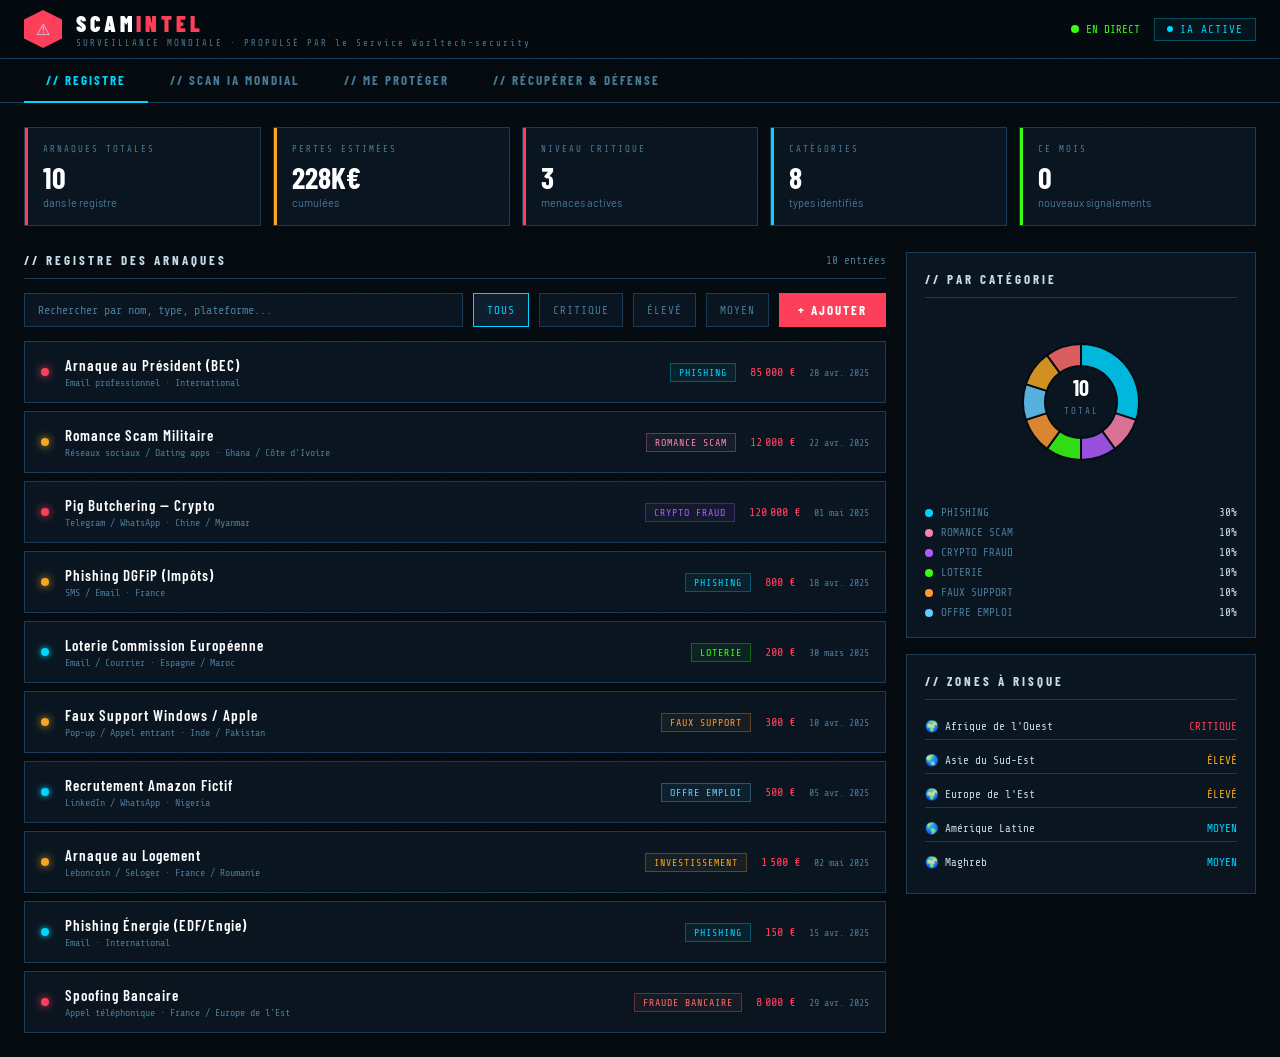
<file: index.html>
<!DOCTYPE html>
<html lang="fr">
<head>
<meta charset="UTF-8">
<meta name="viewport" content="width=device-width, initial-scale=1.0">
<title>SCAMINTEL — IA Surveillance Mondiale</title>
<meta name="theme-color" content="#00d4ff">
<meta name="mobile-web-app-capable" content="yes">
<meta name="apple-mobile-web-app-capable" content="yes">
<meta name="apple-mobile-web-app-status-bar-style" content="black-translucent">
<meta name="apple-mobile-web-app-title" content="SCAMINTEL">
<link rel="manifest" href="/manifest.webmanifest">
<link rel="apple-touch-icon" href="/icons/icon-192.png">
<link href="https://fonts.googleapis.com/css2?family=Share+Tech+Mono&family=Barlow+Condensed:wght@300;400;600;700;900&family=Barlow:wght@300;400&display=swap" rel="stylesheet">
<link rel="stylesheet" href="style.css">
</head>
<body>

<header>
  <div class="logo">
    <div class="logo-icon">⚠</div>
    <div>
      <div class="logo-text">SCAM<span>INTEL</span></div>
      <div class="logo-sub">SURVEILLANCE MONDIALE · PROPULSÉ PAR le Service Worltech-security</div>
    </div>
  </div>
  <div class="header-right">
    <div class="live-dot-wrap"><div class="live-dot"></div> EN DIRECT</div>
    <div class="ai-status"><div class="dot"></div> IA ACTIVE</div>
  </div>
</header>

<div class="tabs">
  <button type="button" class="tab-btn active" onclick="switchTab('registre',this)">// REGISTRE</button>
  <button type="button" class="tab-btn" onclick="switchTab('scan',this)">// SCAN IA MONDIAL</button>
  <button type="button" class="tab-btn" onclick="switchTab('proteger',this)">// ME PROTÉGER</button>
  <button type="button" class="tab-btn" onclick="switchTab('recuperer',this)">// RÉCUPÉRER & DÉFENSE</button>
</div>

<main>

<!-- ══════════════ TAB REGISTRE ══════════════ -->
<div class="tab-panel active" id="tab-registre">
  <div class="stats-bar" id="stats-bar"></div>
  <div class="grid-layout">
    <div>
      <div class="section-header">
        <div class="section-title">// Registre des arnaques</div>
        <div class="section-count" id="entry-count">—</div>
      </div>
      <div class="controls">
        <input class="search-box" id="search-input" type="text" placeholder="Rechercher par nom, type, plateforme...">
        <button type="button" class="filter-btn active" onclick="setFilter('all',this)">TOUS</button>
        <button type="button" class="filter-btn" onclick="setFilter('critique',this)">CRITIQUE</button>
        <button type="button" class="filter-btn" onclick="setFilter('eleve',this)">ÉLEVÉ</button>
        <button type="button" class="filter-btn" onclick="setFilter('moyen',this)">MOYEN</button>
        <button type="button" class="add-btn" onclick="openAddModal()">+ AJOUTER</button>
      </div>
      <div class="scam-list" id="scam-list"></div>
    </div>
    <div class="panel">
      <div class="panel-block">
        <div class="section-header"><div class="section-title">// Par catégorie</div></div>
        <div class="donut-wrap">
          <svg class="donut" width="160" height="160" viewBox="0 0 160 160" id="donut-svg"></svg>
        </div>
        <div class="donut-legend" id="donut-legend"></div>
      </div>
      <div class="panel-block">
        <div class="section-header"><div class="section-title">// Zones à risque</div></div>
        <div class="risk-zones">
          <div class="risk-row"><span>🌍 Afrique de l'Ouest</span><span class="c-accent2">CRITIQUE</span></div>
          <div class="risk-row"><span>🌏 Asie du Sud-Est</span><span class="c-accent3">ÉLEVÉ</span></div>
          <div class="risk-row"><span>🌍 Europe de l'Est</span><span class="c-accent3">ÉLEVÉ</span></div>
          <div class="risk-row"><span>🌎 Amérique Latine</span><span class="c-accent">MOYEN</span></div>
          <div class="risk-row risk-row-last"><span>🌍 Maghreb</span><span class="c-accent">MOYEN</span></div>
        </div>
      </div>
    </div>
  </div>
</div>

<!-- ══════════════ TAB SCAN IA ══════════════ -->
<div class="tab-panel" id="tab-scan">
  <div class="scan-intro">
    <div class="section-header">
      <div class="section-title">// Scan IA — Détection mondiale en temps réel</div>
      <div class="section-count">Analyse propulsée par Claude AI</div>
    </div>
    <p class="section-desc">
      Sélectionne une région et un type d'arnaque. L'IA génère un rapport de menaces mondiales actuelles avec les dernières techniques des arnaqueurs.
    </p>
  </div>

  <div class="ai-scan-panel">
    <div class="ai-card">
      <div class="ai-card-title">⚙ Configuration du scan</div>
      <div class="config-label">RÉGION CIBLE</div>
      <div class="region-grid">
        <button type="button" class="region-btn selected" onclick="selectRegion(this,'Monde entier')">🌐 Monde entier</button>
        <button type="button" class="region-btn" onclick="selectRegion(this,'Europe')">🇪🇺 Europe</button>
        <button type="button" class="region-btn" onclick="selectRegion(this,'Afrique')">🌍 Afrique</button>
        <button type="button" class="region-btn" onclick="selectRegion(this,'Asie')">🌏 Asie</button>
        <button type="button" class="region-btn" onclick="selectRegion(this,'Amérique du Nord')">🇺🇸 Amér. du Nord</button>
        <button type="button" class="region-btn" onclick="selectRegion(this,'Amérique Latine')">🌎 Amér. Latine</button>
        <button type="button" class="region-btn" onclick="selectRegion(this,'Moyen-Orient')">🕌 Moyen-Orient</button>
        <button type="button" class="region-btn" onclick="selectRegion(this,'Océanie')">🦘 Océanie</button>
      </div>
      <div class="config-label config-label-top">TYPE D'ARNAQUE</div>
      <select id="scan-type" title="Type d'arnaque" class="mb-16">
        <option value="tous types d'arnaques">Tous types</option>
        <option value="phishing et usurpation d'identité">Phishing & Usurpation</option>
        <option value="romance scam et arnaques sentimentales">Romance Scam</option>
        <option value="crypto et investissements frauduleux">Crypto & Investissement</option>
        <option value="faux support technique">Faux Support Technique</option>
        <option value="arnaques à l'emploi et recrutement fictif">Arnaques à l'Emploi</option>
        <option value="loterie et héritages fictifs">Loterie & Héritages</option>
        <option value="arnaques immobilières">Arnaques Immobilières</option>
        <option value="fraude bancaire et aux paiements">Fraude Bancaire</option>
      </select>
      <div class="config-label">PÉRIODE</div>
      <select id="scan-period" title="Période d'analyse" class="mb-20">
        <option value="dernières 24 heures">Dernières 24h</option>
        <option value="dernière semaine" selected>Dernière semaine</option>
        <option value="dernier mois">Dernier mois</option>
        <option value="dernière année">Dernière année</option>
      </select>
      <button type="button" class="scan-launch-btn" id="scan-btn" onclick="launchScan()">⚡ LANCER LE SCAN IA</button>
    </div>

    <div class="scan-result-panel">
      <div class="ai-card flex-1">
        <div class="ai-card-title">📡 Rapport de menaces</div>
        <div class="scan-output" id="scan-output">
          <span class="placeholder">// En attente de scan...

Sélectionne une région et un type d'arnaque, puis clique sur LANCER LE SCAN IA pour générer un rapport de menaces mondial en temps réel basé sur les dernières données.</span>
        </div>
      </div>
      <div class="ai-card hidden" id="scan-alerts-card">
        <div class="ai-card-title">🚨 Alertes prioritaires</div>
        <div id="scan-alerts"></div>
      </div>
    </div>
  </div>
</div>

<!-- ══════════════ TAB PROTÉGER ══════════════ -->
<div class="tab-panel" id="tab-proteger">
  <div class="scan-intro">
    <div class="section-header">
      <div class="section-title">// Stratégies de protection personnalisées</div>
      <div class="section-count">Conseils IA + base de connaissances</div>
    </div>
    <p class="section-desc">
      Sélectionne un type d'arnaque pour voir les stratégies de base, puis génère des conseils avancés et personnalisés avec l'IA.
    </p>
  </div>
  <div class="protect-layout">
    <div>
      <div class="section-title mb-12">// Types d'arnaques</div>
      <div class="type-list" id="type-list"></div>
    </div>
    <div class="protect-content" id="protect-content">
      <div class="protect-empty">← Sélectionne un type d'arnaque</div>
    </div>
  </div>
</div>

<!-- ══════════════ TAB RÉCUPÉRER & DÉFENSE ══════════════ -->
<div class="tab-panel" id="tab-recuperer">
  <div class="scan-intro">
    <div class="section-header">
      <div class="section-title">// Récupérer & Défense Technique</div>
      <div class="section-count">Procédures légales + blindage numérique</div>
    </div>
    <p class="section-desc">
      Récupère ce qui a été volé via les procédures officielles françaises, ou blinde ta sécurité pour empêcher toute future attaque.
    </p>
  </div>

  <div class="sub-tabs">
    <button type="button" class="sub-tab-btn active" onclick="switchSubTab('recuperer-biens', this)">🔄 RÉCUPÉRER MES BIENS</button>
    <button type="button" class="sub-tab-btn" onclick="switchSubTab('defense-tech', this)">🛡 DÉFENSE TECHNIQUE</button>
  </div>

  <div class="sub-panel active" id="sub-recuperer-biens">
    <div class="protect-layout">
      <div>
        <div class="section-title mb-12">// Type de préjudice</div>
        <div class="type-list" id="recovery-type-list"></div>
      </div>
      <div class="protect-content" id="recovery-content">
        <div class="protect-empty">← Sélectionne un type de préjudice</div>
      </div>
    </div>
  </div>

  <div class="sub-panel" id="sub-defense-tech">
    <div class="protect-layout">
      <div>
        <div class="section-title mb-12">// Domaine à sécuriser</div>
        <div class="type-list" id="defense-type-list"></div>
      </div>
      <div class="protect-content" id="defense-content">
        <div class="protect-empty">← Sélectionne un domaine</div>
      </div>
    </div>
  </div>
</div>

</main>


<!-- ADD MODAL -->
<div class="modal-overlay" id="add-modal">
  <div class="modal">
    <div class="modal-header">
      <div class="modal-title">// Nouveau signalement</div>
      <button type="button" class="modal-close" onclick="closeModals()">×</button>
    </div>
    <div class="modal-body">
      <div class="form-row"><label>Nom de l'arnaque</label><input type="text" id="f-name" placeholder="Ex: Faux support Microsoft"></div>
      <div class="form-grid">
        <div class="form-row"><label>Catégorie</label><select id="f-type" title="Catégorie"><option value="phishing">Phishing</option><option value="romance">Romance Scam</option><option value="investissement">Investissement</option><option value="crypto">Crypto Fraud</option><option value="lottery">Loterie</option><option value="tech">Faux Support</option><option value="emploi">Emploi Fictif</option><option value="assurance">Fraude Bancaire</option></select></div>
        <div class="form-row"><label>Sévérité</label><select id="f-severity" title="Sévérité"><option value="critique">Critique</option><option value="eleve">Élevé</option><option value="moyen">Moyen</option><option value="faible">Faible</option></select></div>
      </div>
      <div class="form-grid">
        <div class="form-row"><label>Plateforme / Canal</label><input type="text" id="f-platform" placeholder="Ex: SMS, Email, WhatsApp"></div>
        <div class="form-row"><label>Montant moyen volé (€)</label><input type="number" id="f-amount" placeholder="Ex: 2500"></div>
      </div>
      <div class="form-row"><label>Mode opératoire</label><textarea id="f-desc" placeholder="Fonctionnement, signes d'alerte, cibles..."></textarea></div>
      <div class="form-row"><label>Pays / Région d'origine</label><input type="text" id="f-origin" placeholder="Ex: International, Afrique de l'Ouest..."></div>
      <button type="button" class="submit-btn" onclick="addScam()">ENREGISTRER LE SIGNALEMENT</button>
    </div>
  </div>
</div>

<!-- DETAIL MODAL -->
<div class="modal-overlay" id="detail-modal">
  <div class="modal">
    <div class="modal-header">
      <div class="modal-title" id="detail-title">// Détail</div>
      <button type="button" class="modal-close" onclick="closeModals()">×</button>
    </div>
    <div class="modal-body" id="detail-body"></div>
  </div>
</div>

<script src="script.js"></script>
<script>
  if ('serviceWorker' in navigator) {
    navigator.serviceWorker.register('/sw.js');
  }
</script>
</body>
</html>
</file>
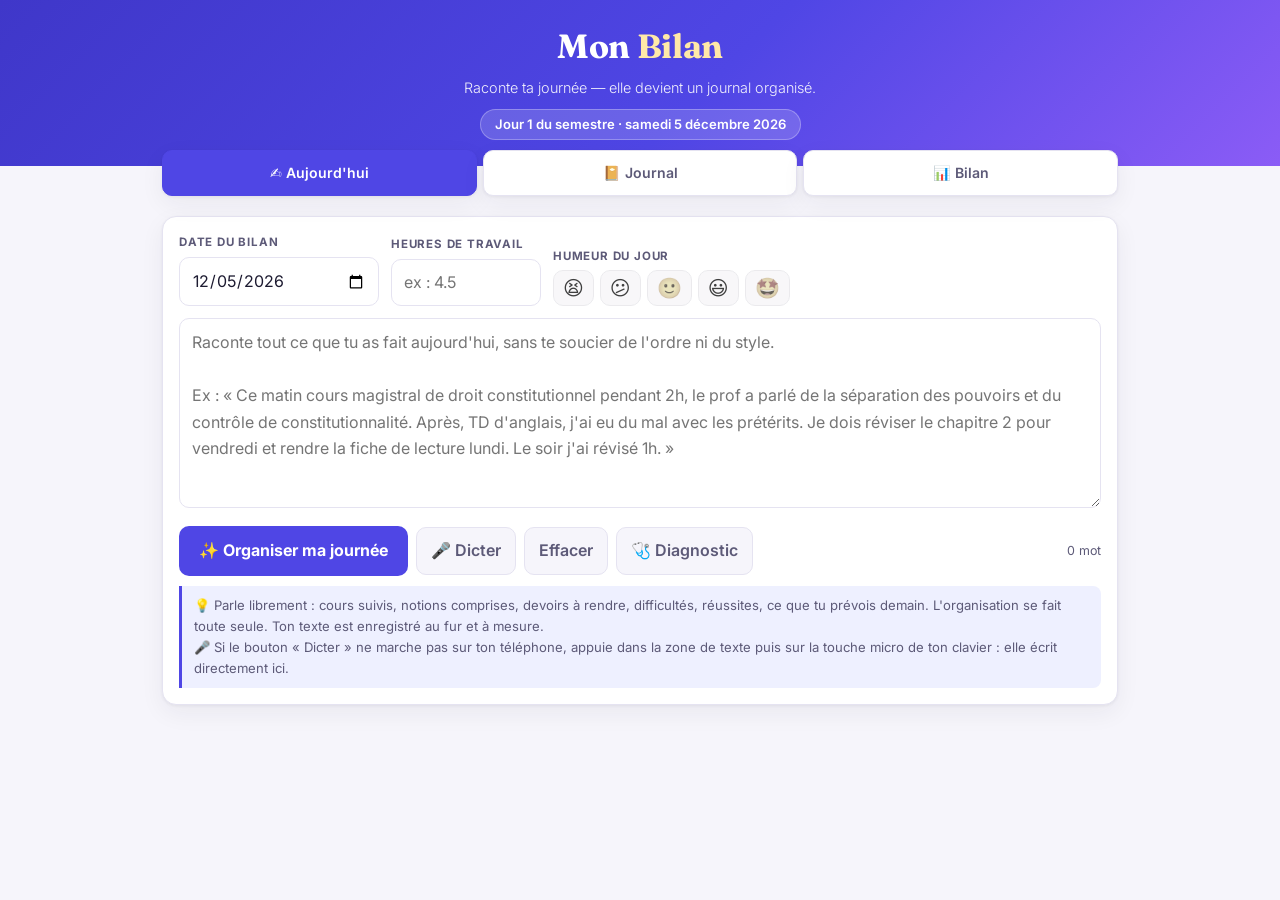
<file: journal.html>
<!DOCTYPE html>
<html lang="fr">
<head>
<meta charset="UTF-8">
<meta name="viewport" content="width=device-width, initial-scale=1.0">
<title>Mon Bilan — Journal quotidien du semestre</title>
<meta name="description" content="Raconte ta journée, l'application l'organise en un bilan quotidien structuré : cours suivis, notions apprises, tâches à faire, difficultés et objectifs.">
<meta name="theme-color" content="#4f46e5">
<meta name="mobile-web-app-capable" content="yes">
<meta name="apple-mobile-web-app-capable" content="yes">
<meta name="apple-mobile-web-app-status-bar-style" content="black-translucent">
<meta name="apple-mobile-web-app-title" content="Mon Bilan">
<link rel="manifest" href="/journal.webmanifest">
<link rel="apple-touch-icon" href="/icons/journal-192.png">
<link href="https://fonts.googleapis.com/css2?family=Fraunces:opsz,wght@9..144,500;9..144,700&family=Inter:wght@300;400;500;600;700&display=swap" rel="stylesheet">
<style>
:root{
  --indigo:#4f46e5; --indigo-d:#3f37c9; --indigo-l:#eef0ff; --or:#c9a227;
  --papier:#f6f5fb; --carte:#ffffff; --encre:#1d1b31; --encre-2:#5d5a78;
  --bord:#e5e3f1; --vert:#2f7d55; --rouge:#c0392b; --ambre:#b06f10;
  --ombre:0 1px 3px rgba(29,27,49,.06),0 8px 24px rgba(29,27,49,.06);
  --r:14px;
}
@media (prefers-color-scheme:dark){
  :root{
    --indigo:#8b83ff; --indigo-d:#6f66f0; --indigo-l:#232043; --or:#d9b64a;
    --papier:#111020; --carte:#1a1930; --encre:#eceafc; --encre-2:#a5a1c6;
    --bord:#2c2a48; --vert:#5cc98d; --rouge:#ff8a7a; --ambre:#e0b25f;
    --ombre:0 1px 3px rgba(0,0,0,.4),0 8px 24px rgba(0,0,0,.35);
  }
}
*{margin:0;padding:0;box-sizing:border-box}
body{font-family:'Inter',system-ui,sans-serif;background:var(--papier);color:var(--encre);line-height:1.6;-webkit-text-size-adjust:100%}
h1,h2,h3,.serif{font-family:'Fraunces','Georgia',serif;letter-spacing:-.01em}
button{font:inherit;cursor:pointer;border:none;border-radius:10px;transition:filter .15s,background .15s,transform .05s}
button:active{transform:translateY(1px)}
button:disabled{opacity:.5;cursor:not-allowed}
input,select,textarea{font:inherit;color:var(--encre);background:var(--carte);border:1px solid var(--bord);border-radius:10px;padding:10px 12px}
input:focus,select:focus,textarea:focus{outline:2px solid var(--indigo);outline-offset:1px}
a{color:var(--indigo)}

/* En-tête */
header{background:linear-gradient(135deg,var(--indigo-d),var(--indigo) 55%,#8b5cf6);color:#fff;padding:20px 16px 26px;text-align:center}
header h1{font-size:clamp(1.5rem,4.6vw,2.1rem);font-weight:700}
header h1 span{color:#ffe9a8}
.h-sub{font-size:.9rem;opacity:.92;font-weight:300;margin-top:2px}
.h-jour{display:inline-block;margin-top:10px;background:rgba(255,255,255,.16);border:1px solid rgba(255,255,255,.28);border-radius:999px;padding:4px 14px;font-size:.82rem;font-weight:600}

/* Onglets */
.onglets{display:flex;gap:6px;max-width:980px;margin:-16px auto 0;padding:0 12px;position:relative;z-index:3}
.onglet{flex:1;background:var(--carte);border:1px solid var(--bord);box-shadow:var(--ombre);color:var(--encre-2);font-weight:600;font-size:.88rem;padding:11px 6px}
.onglet.actif{background:var(--indigo);border-color:var(--indigo);color:#fff}

main{max-width:980px;margin:0 auto;padding:20px 12px 90px}
.vue{display:none}
.vue.actif{display:block}

.carte{background:var(--carte);border:1px solid var(--bord);border-radius:var(--r);box-shadow:var(--ombre);padding:16px;margin-bottom:16px}
.carte-titre{font-family:'Fraunces',serif;font-size:1.12rem;font-weight:700;margin-bottom:12px;display:flex;align-items:center;gap:8px;flex-wrap:wrap}
.carte-titre .compteur{font-family:'Inter',sans-serif;font-size:.74rem;font-weight:600;color:var(--encre-2);background:var(--papier);border:1px solid var(--bord);border-radius:999px;padding:1px 9px}

.ligne{display:flex;flex-wrap:wrap;gap:12px;align-items:flex-end}
.champ{display:flex;flex-direction:column;gap:5px;flex:1;min-width:140px}
.champ label{font-size:.72rem;text-transform:uppercase;letter-spacing:.07em;color:var(--encre-2);font-weight:700}
.aide{font-size:.8rem;color:var(--encre-2)}

/* Humeur */
.humeurs{display:flex;gap:6px}
.humeur{background:var(--papier);border:1px solid var(--bord);border-radius:10px;font-size:1.25rem;line-height:1;padding:7px 9px;filter:grayscale(.7);opacity:.75}
.humeur.on{filter:none;opacity:1;border-color:var(--indigo);background:var(--indigo-l);transform:translateY(-2px)}

/* Saisie */
textarea#recit{width:100%;min-height:190px;resize:vertical;line-height:1.65;margin-top:12px}
.barre-saisie{display:flex;flex-wrap:wrap;gap:8px;align-items:center;margin-top:10px}
.btn-p{background:var(--indigo);color:#fff;font-weight:700;padding:12px 20px}
.btn-p:hover{filter:brightness(1.1)}
.btn-s{background:var(--papier);border:1px solid var(--bord);color:var(--encre-2);font-weight:600;padding:10px 14px}
.btn-s:hover{background:var(--indigo-l);color:var(--indigo)}
.btn-micro.on{background:var(--rouge);color:#fff;border-color:var(--rouge);animation:pulse 1.3s infinite}
@keyframes pulse{50%{filter:brightness(1.25)}}
.compte{margin-left:auto;font-size:.78rem;color:var(--encre-2)}
.astuce{margin-top:10px;font-size:.82rem;color:var(--encre-2);background:var(--indigo-l);border-left:3px solid var(--indigo);border-radius:0 8px 8px 0;padding:9px 12px}

/* Bandeau d'état */
.bandeau{display:none;margin-bottom:14px;border-radius:10px;padding:10px 13px;font-size:.86rem;font-weight:500;background-color:var(--carte)}
.bandeau.on{display:block;position:fixed;left:10px;right:10px;bottom:10px;z-index:60;max-width:960px;margin:0 auto;max-height:45vh;overflow:auto;box-shadow:0 6px 24px rgba(0,0,0,.25)}
.bandeau .fermer{float:right;margin-left:10px;background:transparent;border:none;color:inherit;font-size:1.1rem;line-height:1;padding:0 2px;cursor:pointer}
#diag-txt{white-space:pre-wrap;font-family:ui-monospace,Menlo,Consolas,monospace;font-size:.78rem;background:var(--papier);border:1px solid var(--bord);border-radius:10px;padding:11px;overflow-x:auto}
.bandeau.info{background-image:linear-gradient(var(--indigo-l),var(--indigo-l));color:var(--indigo);border:1px solid var(--indigo)}
.bandeau.alerte{background-image:linear-gradient(rgba(176,111,16,.14),rgba(176,111,16,.14));color:var(--ambre);border:1px solid var(--ambre)}
.bandeau.erreur{background-image:linear-gradient(rgba(192,57,43,.12),rgba(192,57,43,.12));color:var(--rouge);border:1px solid var(--rouge)}

/* Bilan structuré */
.bilan-titre{font-family:'Fraunces',serif;font-size:1.4rem;font-weight:700;line-height:1.3}
.bilan-date{font-size:.8rem;text-transform:uppercase;letter-spacing:.08em;color:var(--encre-2);font-weight:700}
.resume{margin:10px 0 4px;font-size:1rem;border-left:3px solid var(--or);padding-left:12px;color:var(--encre)}
.sec{margin-top:18px}
.sec h3{font-size:.78rem;text-transform:uppercase;letter-spacing:.09em;color:var(--indigo);font-weight:700;margin-bottom:8px;display:flex;align-items:center;gap:7px}
.cours{border:1px solid var(--bord);border-radius:12px;padding:11px 13px;margin-bottom:9px;background:var(--papier)}
.cours-tete{display:flex;flex-wrap:wrap;gap:8px;align-items:baseline}
.cours-mat{font-weight:700}
.etq{font-size:.7rem;font-weight:700;text-transform:uppercase;letter-spacing:.05em;background:var(--indigo-l);color:var(--indigo);border-radius:999px;padding:2px 9px}
.etq.duree{background:transparent;border:1px solid var(--bord);color:var(--encre-2)}
.cours-txt{font-size:.92rem;color:var(--encre-2);margin-top:5px}
.notions{display:flex;flex-wrap:wrap;gap:6px;margin-top:8px}
.notion{font-size:.78rem;background:var(--carte);border:1px solid var(--bord);border-radius:999px;padding:2px 10px}
ul.liste{list-style:none;display:flex;flex-direction:column;gap:6px}
ul.liste li{position:relative;padding-left:20px;font-size:.94rem}
ul.liste li::before{content:"";position:absolute;left:5px;top:.62em;width:6px;height:6px;border-radius:50%;background:var(--indigo)}
ul.liste.pos li::before{background:var(--vert)}
ul.liste.neg li::before{background:var(--ambre)}
.tache{display:flex;gap:10px;align-items:flex-start;border:1px solid var(--bord);border-radius:10px;padding:9px 11px;margin-bottom:7px;background:var(--papier)}
.tache input{width:18px;height:18px;flex:none;margin-top:2px;accent-color:var(--indigo);padding:0}
.tache.fait span.t-txt{text-decoration:line-through;opacity:.55}
.t-txt{font-size:.94rem}
.t-ech{display:block;font-size:.76rem;color:var(--ambre);font-weight:600}
.mots{display:flex;flex-wrap:wrap;gap:6px}
.mot{font-size:.76rem;background:var(--indigo-l);color:var(--indigo);border-radius:999px;padding:3px 10px;font-weight:600}
.conseil{margin-top:18px;background:linear-gradient(135deg,var(--indigo-l),transparent);border:1px dashed var(--indigo);border-radius:12px;padding:12px 14px;font-size:.92rem}
.conseil b{color:var(--indigo)}
.actions{display:flex;flex-wrap:wrap;gap:8px;margin-top:18px;padding-top:14px;border-top:1px solid var(--bord)}
.source{font-size:.74rem;color:var(--encre-2);margin-top:12px;font-style:italic}

/* Journal */
.entree{border:1px solid var(--bord);border-radius:12px;margin-bottom:10px;background:var(--carte);overflow:hidden}
.entree-tete{display:flex;gap:12px;align-items:flex-start;padding:13px 14px;cursor:pointer}
.e-jour{flex:none;width:52px;text-align:center;background:var(--indigo-l);color:var(--indigo);border-radius:10px;padding:5px 0}
.e-jour b{display:block;font-size:1.15rem;line-height:1.1}
.e-jour small{font-size:.66rem;text-transform:uppercase;letter-spacing:.06em;font-weight:700}
.e-corps{flex:1;min-width:0}
.e-titre{font-weight:600}
.e-res{font-size:.86rem;color:var(--encre-2);display:-webkit-box;-webkit-line-clamp:2;-webkit-box-orient:vertical;overflow:hidden}
.e-meta{display:flex;flex-wrap:wrap;gap:6px;margin-top:6px}
.e-detail{display:none;padding:0 14px 14px;border-top:1px solid var(--bord)}
.entree.ouvert .e-detail{display:block;padding-top:12px}
.vide{text-align:center;color:var(--encre-2);padding:34px 12px;font-size:.94rem}

/* Bilan / stats */
.stats{display:grid;grid-template-columns:repeat(auto-fit,minmax(140px,1fr));gap:10px}
.stat{background:var(--papier);border:1px solid var(--bord);border-radius:12px;padding:12px}
.stat b{display:block;font-family:'Fraunces',serif;font-size:1.7rem;line-height:1.15}
.stat small{font-size:.72rem;text-transform:uppercase;letter-spacing:.07em;color:var(--encre-2);font-weight:700}
.barres{display:flex;flex-direction:column;gap:9px}
.barre-l{display:flex;align-items:center;gap:10px;font-size:.88rem}
.barre-l .nom{width:38%;min-width:96px;font-weight:600;overflow:hidden;text-overflow:ellipsis;white-space:nowrap}
.barre-piste{flex:1;background:var(--papier);border-radius:999px;height:12px;overflow:hidden;border:1px solid var(--bord)}
.barre-fill{height:100%;background:linear-gradient(90deg,var(--indigo),#8b5cf6);border-radius:999px}
.barre-l .val{font-size:.78rem;color:var(--encre-2);font-weight:700;width:42px;text-align:right}

@media (max-width:560px){
  .onglet{font-size:.78rem;padding:10px 4px}
  .stat b{font-size:1.45rem}
}
@media print{
  header,.onglets,.actions,.barre-saisie,.astuce,.bandeau,#vue-saisie .carte:not(#carte-bilan){display:none!important}
  body{background:#fff}
  .carte{box-shadow:none;border:none}
}
</style>
</head>
<body>

<header>
  <h1>Mon <span>Bilan</span></h1>
  <div class="h-sub">Raconte ta journée — elle devient un journal organisé.</div>
  <div class="h-jour" id="h-jour">Jour 1 du semestre</div>
</header>

<div class="onglets">
  <button type="button" class="onglet actif" data-vue="saisie">✍️ Aujourd'hui</button>
  <button type="button" class="onglet" data-vue="journal">📔 Journal</button>
  <button type="button" class="onglet" data-vue="bilan">📊 Bilan</button>
</div>

<main>

<!-- ════════ VUE SAISIE ════════ -->
<section class="vue actif" id="vue-saisie">

  <div class="carte">
    <div class="ligne">
      <div class="champ" style="max-width:200px">
        <label for="date-jour">Date du bilan</label>
        <input type="date" id="date-jour">
      </div>
      <div class="champ" style="max-width:150px">
        <label for="heures">Heures de travail</label>
        <input type="number" id="heures" min="0" max="24" step="0.5" placeholder="ex : 4.5">
      </div>
      <div class="champ" style="flex:0 0 auto">
        <label>Humeur du jour</label>
        <div class="humeurs" id="humeurs">
          <button type="button" class="humeur" data-h="1" title="Journée très difficile">😫</button>
          <button type="button" class="humeur" data-h="2" title="Journée difficile">😕</button>
          <button type="button" class="humeur" data-h="3" title="Journée correcte">🙂</button>
          <button type="button" class="humeur" data-h="4" title="Bonne journée">😃</button>
          <button type="button" class="humeur" data-h="5" title="Excellente journée">🤩</button>
        </div>
      </div>
    </div>

    <textarea id="recit" placeholder="Raconte tout ce que tu as fait aujourd'hui, sans te soucier de l'ordre ni du style.&#10;&#10;Ex : « Ce matin cours magistral de droit constitutionnel pendant 2h, le prof a parlé de la séparation des pouvoirs et du contrôle de constitutionnalité. Après, TD d'anglais, j'ai eu du mal avec les prétérits. Je dois réviser le chapitre 2 pour vendredi et rendre la fiche de lecture lundi. Le soir j'ai révisé 1h. »"></textarea>

    <div class="barre-saisie">
      <button type="button" class="btn-p" id="btn-organiser">✨ Organiser ma journée</button>
      <button type="button" class="btn-s btn-micro" id="btn-micro" hidden>🎤 Dicter</button>
      <button type="button" class="btn-s" id="btn-vider">Effacer</button>
      <button type="button" class="btn-s" id="btn-diag" title="Vérifier pourquoi la dictée ne fonctionne pas">🩺 Diagnostic</button>
      <span class="compte" id="compte">0 mot</span>
    </div>
    <div id="voix-etat" class="aide" style="margin-top:8px;display:none"></div>

    <div class="astuce">
      💡 Parle librement : cours suivis, notions comprises, devoirs à rendre, difficultés, réussites, ce que tu prévois demain. L'organisation se fait toute seule. Ton texte est enregistré au fur et à mesure.<br>
      🎤 Si le bouton « Dicter » ne marche pas sur ton téléphone, appuie dans la zone de texte puis sur la touche micro de ton clavier : elle écrit directement ici.
    </div>
  </div>

  <div class="bandeau" id="bandeau"></div>

  <div class="carte" id="carte-diag" hidden>
    <div class="carte-titre">🩺 Diagnostic de la dictée</div>
    <pre id="diag-txt">…</pre>
    <div class="actions" style="border:none;padding-top:12px">
      <button type="button" class="btn-s" id="btn-diag-copier">📋 Copier le diagnostic</button>
      <button type="button" class="btn-s" id="btn-diag-fermer">Fermer</button>
    </div>
    <p class="aide" style="margin-top:8px">Copie ce texte et envoie-le : il indique exactement ce que ton navigateur autorise.</p>
  </div>

  <div class="carte" id="carte-bilan" hidden>
    <div id="bilan-rendu"></div>
  </div>

  <div class="carte" id="carte-restes" hidden>
    <div class="carte-titre">⏳ Tâches encore ouvertes <span class="compteur" id="restes-compte"></span></div>
    <div id="restes"></div>
  </div>

</section>

<!-- ════════ VUE JOURNAL ════════ -->
<section class="vue" id="vue-journal">
  <div class="carte">
    <div class="carte-titre">📔 Mon journal <span class="compteur" id="journal-compte"></span></div>
    <input type="search" id="recherche" placeholder="Rechercher une matière, une notion, un mot…" style="width:100%">
  </div>
  <div id="liste-journal"></div>
</section>

<!-- ════════ VUE BILAN ════════ -->
<section class="vue" id="vue-bilan">
  <div class="carte">
    <div class="carte-titre">📊 Vue d'ensemble du semestre</div>
    <div class="stats" id="stats"></div>
  </div>

  <div class="carte">
    <div class="carte-titre">📚 Matières les plus travaillées</div>
    <div class="barres" id="barres-matieres"><div class="vide">Aucune matière enregistrée pour l'instant.</div></div>
  </div>

  <div class="carte">
    <div class="carte-titre">🗓 7 derniers jours</div>
    <div class="barres" id="barres-semaine"></div>
  </div>

  <div class="carte">
    <div class="carte-titre">⚙️ Réglages &amp; sauvegarde</div>
    <div class="ligne">
      <div class="champ" style="max-width:220px">
        <label for="debut-semestre">Début du semestre</label>
        <input type="date" id="debut-semestre">
      </div>
    </div>
    <div class="actions" style="border:none;padding-top:14px">
      <button type="button" class="btn-s" id="btn-export-md">⬇️ Exporter tout (Markdown)</button>
      <button type="button" class="btn-s" id="btn-export-json">⬇️ Sauvegarde (JSON)</button>
      <button type="button" class="btn-s" id="btn-import">⬆️ Restaurer une sauvegarde</button>
      <input type="file" id="fichier-import" accept="application/json,.json" hidden>
    </div>
    <p class="aide" style="margin-top:10px">Tes bilans restent dans ce navigateur (aucun compte, aucun serveur). Pense à exporter une sauvegarde de temps en temps.</p>
    <p class="aide" id="ligne-version" style="margin-top:4px"></p>
  </div>
</section>

</main>

<script>
"use strict";

/* ════════ Constantes ════════ */
const PROXY_URL = 'https://scamintel-proxy.legrandpokeya.workers.dev';
const MODEL     = 'gpt-4o';
const CLE_DB    = 'monbilan_entrees_v1';
const CLE_CFG   = 'monbilan_config_v1';
const HUMEURS   = { 1:'😫', 2:'😕', 3:'🙂', 4:'😃', 5:'🤩' };
const VERSION_APP = '2026-09-02 · 4';

/* Journal technique : alimente le bouton « Diagnostic ». */
const traceVoix = [];
function traceV(txt) {
  traceVoix.push(new Date().toLocaleTimeString('fr-FR') + ' — ' + txt);
  if (traceVoix.length > 30) traceVoix.shift();
}
window.addEventListener('error', ev => traceV('ERREUR JS : ' + (ev.message || '?') + ' (' + (ev.filename || '') + ':' + (ev.lineno || 0) + ')'));

/* ════════ Utilitaires ════════ */
const $ = id => document.getElementById(id);
const esc = s => String(s == null ? '' : s).replace(/&/g,'&amp;').replace(/</g,'&lt;').replace(/>/g,'&gt;').replace(/"/g,'&quot;');

function isoDuJour(d = new Date()) {
  return d.getFullYear() + '-' + String(d.getMonth()+1).padStart(2,'0') + '-' + String(d.getDate()).padStart(2,'0');
}
function versDate(iso) { const [a,m,j] = iso.split('-').map(Number); return new Date(a, m-1, j); }
function dateLongue(iso) {
  return versDate(iso).toLocaleDateString('fr-FR', { weekday:'long', day:'numeric', month:'long', year:'numeric' });
}
function ecartJours(isoA, isoB) { return Math.round((versDate(isoB) - versDate(isoA)) / 86400000); }
function nettoie(v) { return typeof v === 'string' ? v.trim() : ''; }
function versListe(v) {
  if (Array.isArray(v)) return v.map(nettoie).filter(Boolean);
  const s = nettoie(v);
  return s ? [s] : [];
}

/* ════════ Stockage ════════ */
let db  = {};
let cfg = { debutSemestre: isoDuJour() };

function charger() {
  try { db  = JSON.parse(localStorage.getItem(CLE_DB)  || '{}') || {}; } catch { db = {}; }
  try { cfg = Object.assign(cfg, JSON.parse(localStorage.getItem(CLE_CFG) || '{}')); } catch {}
}
function sauver() {
  try {
    localStorage.setItem(CLE_DB, JSON.stringify(db));
    localStorage.setItem(CLE_CFG, JSON.stringify(cfg));
  } catch (e) { message('erreur', "Impossible d'enregistrer : la mémoire du navigateur est pleine ou bloquée."); }
}
function entree(date, creer) {
  if (!db[date] && creer) db[date] = { date, raw:'', heures:null, humeur:null, organise:null, source:null, maj:null };
  return db[date] || null;
}
function datesTriees() { return Object.keys(db).sort().reverse(); }

let dateActive = isoDuJour();

/* ════════ Bandeau d'état ════════ */
let minuteurBandeau = null;
function message(type, txt, duree) {
  const b = $('bandeau');
  b.className = 'bandeau on ' + type;
  b.innerHTML = '<button type="button" class="fermer" aria-label="Fermer">×</button>' + esc(txt);
  clearTimeout(minuteurBandeau);
  if (duree) minuteurBandeau = setTimeout(() => b.className = 'bandeau', duree);
}
function cacherMessage() { const b = $('bandeau'); b.className = 'bandeau'; }

/* ════════ Organisation par IA ════════ */
function invite(date, texte, heures, humeur) {
  return `Tu es l'assistant d'un étudiant qui fait le bilan de sa journée. Il te raconte sa journée à l'oral ou à l'écrit, en vrac. Ton rôle : transformer ce récit en un bilan quotidien clair et structuré.

DATE : ${dateLongue(date)}
${heures ? 'TEMPS DE TRAVAIL DÉCLARÉ : ' + heures + ' h\n' : ''}${humeur ? 'HUMEUR DÉCLARÉE : ' + humeur + '/5\n' : ''}
RÉCIT BRUT :
"""
${texte}
"""

Réponds UNIQUEMENT par un objet JSON valide, sans texte avant ou après, sans balises de code, exactement dans ce format :
{
  "titre": "titre court de la journée, 60 caractères maximum",
  "resume": "2 à 3 phrases qui résument la journée à la première personne",
  "cours": [{"matiere":"", "type":"cours magistral | TD | TP | révision | lecture | examen | autre", "duree":"", "contenu":"ce qui a été vu, en 1 à 2 phrases", "notions":["notion clé", "..."]}],
  "apprentissages": ["ce qui a été compris ou retenu aujourd'hui"],
  "taches": [{"intitule":"", "echeance":"date ou échéance si mentionnée, sinon vide"}],
  "difficultes": ["points de blocage ou d'incompréhension"],
  "reussites": ["ce qui s'est bien passé"],
  "objectifs_demain": ["ce qui est prévu ou à faire ensuite"],
  "motsCles": ["mot-clé", "..."],
  "conseil": "un conseil court, concret et bienveillant pour demain, basé uniquement sur cette journée"
}

RÈGLES STRICTES :
- N'invente rien : n'utilise que ce qui figure dans le récit.
- Laisse un tableau vide si l'information est absente.
- Écris en français, à la première personne quand c'est naturel.
- Conserve les termes techniques, noms de chapitres et de professeurs cités.
- Reformule proprement les fautes ou hésitations de la dictée vocale.`;
}

function extraireJSON(txt) {
  let t = String(txt || '').trim().replace(/^```(?:json)?/i, '').replace(/```$/,'').trim();
  const d = t.indexOf('{'), f = t.lastIndexOf('}');
  if (d === -1 || f === -1) throw new Error('Réponse non exploitable');
  return JSON.parse(t.slice(d, f + 1));
}

function normaliser(o, anciennesTaches) {
  const faites = {};
  (anciennesTaches || []).forEach(t => { if (t && t.intitule) faites[t.intitule.toLowerCase()] = !!t.fait; });
  const cours = (Array.isArray(o.cours) ? o.cours : []).map(c => ({
    matiere : nettoie(c && c.matiere) || 'Séance',
    type    : nettoie(c && c.type),
    duree   : nettoie(c && c.duree),
    contenu : nettoie(c && c.contenu),
    notions : versListe(c && c.notions)
  })).filter(c => c.matiere || c.contenu);
  const taches = (Array.isArray(o.taches) ? o.taches : []).map(t => {
    const it = typeof t === 'string' ? t : nettoie(t && t.intitule);
    return { intitule: it, echeance: typeof t === 'string' ? '' : nettoie(t && t.echeance), fait: !!faites[it.toLowerCase()] };
  }).filter(t => t.intitule);
  return {
    titre           : nettoie(o.titre).slice(0, 90),
    resume          : nettoie(o.resume),
    cours           : cours,
    apprentissages  : versListe(o.apprentissages),
    taches          : taches,
    difficultes     : versListe(o.difficultes),
    reussites       : versListe(o.reussites),
    objectifs_demain: versListe(o.objectifs_demain),
    motsCles        : versListe(o.motsCles).slice(0, 12),
    conseil         : nettoie(o.conseil)
  };
}

async function organiserParIA(date, texte, heures, humeur) {
  const rep = await fetch(PROXY_URL, {
    method : 'POST',
    headers: { 'Content-Type':'application/json' },
    body   : JSON.stringify({ model: MODEL, max_tokens: 2500, messages: [{ role:'user', content: invite(date, texte, heures, humeur) }] })
  });
  const data = await rep.json();
  if (data.error) throw new Error(data.error.message || 'Erreur du service IA');
  const txt = data.choices && data.choices[0] && data.choices[0].message && data.choices[0].message.content;
  if (!txt) throw new Error('Réponse IA vide');
  return extraireJSON(txt);
}

/* ════════ Organisation locale (secours, sans réseau) ════════ */
const RE = {
  cours     : /(cours|amphi|magistral|\btd\b|\btp\b|séance|seance|leçon|lecon|chapitre|module|conférence|conference|travaux (?:pratiques|dirigés|diriges)|labo)/i,
  tache     : /(je dois|il faut|à faire|a faire|à rendre|a rendre|rendre|réviser|reviser|préparer|preparer|devoir|dm\b|exposé|expose|examen|partiel|interro|contrôle|controle|deadline|pour (?:lundi|mardi|mercredi|jeudi|vendredi|samedi|dimanche|demain|la semaine))/i,
  difficulte: /(difficile|pas compris|rien compris|compliqué|complique|galèr|galer|du mal|bloqué|bloque|perdu|pas réussi|pas reussi|dur\b|stress|fatigu)/i,
  reussite  : /(réussi|reussi|content|fier|bien passé|bien passe|validé|valide|progress|super|génial|genial|enfin compris|à l'aise|a l'aise)/i,
  demain    : /(demain|prochaine fois|semaine prochaine|objectif|je compte|je vais)/i,
  appris    : /(appris|compris|retenu|découvert|decouvert|noté|note que|vu que|expliqué|explique)/i
};
const STOP = /^(pendant|avec|ce|cet|cette|le|la|les|un|une|des|du|de|et|puis|où|ou|qui|que|pour|à|a|en|dans|sur|il|elle|on|j|je|nous|ce matin|cet aprem)$/i;

function phrases(txt) {
  return txt.replace(/([.!?…;])\s+/g, '$1\n').split(/\n+/).map(s => s.trim()).filter(s => s.length > 2);
}
function matiereDe(p) {
  const m = p.match(/(?:cours|amphi|td|tp|séance|seance|leçon|lecon|module|chapitre|examen|partiel|contrôle|controle)\s*(?:magistral\s*)?(?:de |d'|en |sur )([A-Za-zÀ-ÿ0-9'’\- ]{2,40})/i);
  if (!m) return '';
  const mots = m[1].trim().split(/\s+/);
  const gardes = [];
  for (const mot of mots) {
    if (STOP.test(mot) || /^\d/.test(mot) || /^(h|heures?|min|minutes?)$/i.test(mot)) break;
    gardes.push(mot);
    if (gardes.length >= 4) break;
  }
  const nom = gardes.join(' ').replace(/[.,;:]$/, '').trim();
  return nom ? nom.charAt(0).toUpperCase() + nom.slice(1) : '';
}
function dureeDe(p) {
  const m = p.match(/(\d+(?:[.,]\d+)?)\s*(h\b|heures?|min\b|minutes?)/i);
  return m ? (m[1] + ' ' + (/^m/i.test(m[2]) ? 'min' : 'h')) : '';
}

function organiserEnLocal(texte, date) {
  const o = { titre:'', resume:'', cours:[], apprentissages:[], taches:[], difficultes:[], reussites:[], objectifs_demain:[], motsCles:[], conseil:'' };
  phrases(texte).forEach(p => {
    let classe = false;
    const passe = /(j'ai révisé|j'ai revise|j'ai fait|j'ai relu|j'ai travaillé|j'ai bossé|j'ai suivi|j'ai assisté)/i.test(p);
    const estTache = RE.tache.test(p) && !passe;
    if (RE.cours.test(p) && !estTache && !/^demain/i.test(p)) {
      o.cours.push({ matiere: matiereDe(p) || 'Séance', type:'', duree: dureeDe(p), contenu: p, notions: [] });
      classe = true;
    }
    if (estTache)                      { o.taches.push({ intitule:p, echeance:'', fait:false }); classe = true; }
    if (RE.difficulte.test(p))         { o.difficultes.push(p); classe = true; }
    if (RE.reussite.test(p))           { o.reussites.push(p); classe = true; }
    if (RE.demain.test(p))             { o.objectifs_demain.push(p); classe = true; }
    if (!classe || (RE.appris.test(p) && !RE.reussite.test(p) && !RE.difficulte.test(p))) { o.apprentissages.push(p); }
  });
  o.motsCles = Array.from(new Set(o.cours.map(c => c.matiere).filter(m => m && m !== 'Séance'))).slice(0, 8);
  const bouts = [];
  if (o.cours.length)  bouts.push(o.cours.length + (o.cours.length > 1 ? ' séances de travail' : ' séance de travail'));
  if (o.taches.length) bouts.push(o.taches.length + (o.taches.length > 1 ? ' tâches à faire' : ' tâche à faire'));
  o.resume = 'Journée du ' + dateLongue(date) + (bouts.length ? ' : ' + bouts.join(', ') + '.' : '.');
  o.titre  = o.motsCles.length ? o.motsCles.slice(0, 3).join(' · ') : 'Bilan du ' + versDate(date).toLocaleDateString('fr-FR');
  return o;
}

/* ════════ Rendu d'un bilan ════════ */
function bloc(titre, contenu) { return contenu ? `<div class="sec"><h3>${titre}</h3>${contenu}</div>` : ''; }
function listeHTML(items, classe) {
  if (!items || !items.length) return '';
  return `<ul class="liste ${classe || ''}">` + items.map(t => `<li>${esc(t)}</li>`).join('') + '</ul>';
}
function tachesHTML(taches, date) {
  if (!taches || !taches.length) return '';
  return taches.map((t, i) => `
    <label class="tache ${t.fait ? 'fait' : ''}">
      <input type="checkbox" class="t-check" data-date="${esc(date)}" data-i="${i}" ${t.fait ? 'checked' : ''}>
      <span><span class="t-txt">${esc(t.intitule)}</span>${t.echeance ? `<span class="t-ech">⏰ ${esc(t.echeance)}</span>` : ''}</span>
    </label>`).join('');
}
function coursHTML(cours) {
  if (!cours || !cours.length) return '';
  return cours.map(c => `
    <div class="cours">
      <div class="cours-tete">
        <span class="cours-mat">${esc(c.matiere)}</span>
        ${c.type ? `<span class="etq">${esc(c.type)}</span>` : ''}
        ${c.duree ? `<span class="etq duree">⏱ ${esc(c.duree)}</span>` : ''}
      </div>
      ${c.contenu ? `<div class="cours-txt">${esc(c.contenu)}</div>` : ''}
      ${c.notions && c.notions.length ? `<div class="notions">${c.notions.map(n => `<span class="notion">${esc(n)}</span>`).join('')}</div>` : ''}
    </div>`).join('');
}

function rendreBilan(e, contexte) {
  const o = e.organise;
  if (!o) return '';
  const meta = [];
  if (e.humeur) meta.push(HUMEURS[e.humeur] + ' humeur ' + e.humeur + '/5');
  if (e.heures) meta.push('⏱ ' + e.heures + ' h de travail');
  const actions = contexte === 'jour'
    ? `<div class="actions">
         <button type="button" class="btn-s" data-act="copier" data-date="${esc(e.date)}">📋 Copier</button>
         <button type="button" class="btn-s" data-act="md" data-date="${esc(e.date)}">⬇️ Fichier .md</button>
         <button type="button" class="btn-s" data-act="imprimer" data-date="${esc(e.date)}">🖨 Imprimer</button>
         <button type="button" class="btn-s" data-act="reorganiser" data-date="${esc(e.date)}">🔄 Réorganiser</button>
       </div>`
    : `<div class="actions">
         <button type="button" class="btn-s" data-act="ouvrir" data-date="${esc(e.date)}">✏️ Modifier ce jour</button>
         <button type="button" class="btn-s" data-act="copier" data-date="${esc(e.date)}">📋 Copier</button>
         <button type="button" class="btn-s" data-act="md" data-date="${esc(e.date)}">⬇️ Fichier .md</button>
         <button type="button" class="btn-s" data-act="supprimer" data-date="${esc(e.date)}">🗑 Supprimer</button>
       </div>`;
  return `
    <div class="bilan-date">${esc(dateLongue(e.date))}${meta.length ? ' · ' + esc(meta.join(' · ')) : ''}</div>
    ${o.titre ? `<div class="bilan-titre">${esc(o.titre)}</div>` : ''}
    ${o.resume ? `<div class="resume">${esc(o.resume)}</div>` : ''}
    ${bloc('📚 Cours &amp; séances', coursHTML(o.cours))}
    ${bloc('🧠 Ce que j\'ai appris', listeHTML(o.apprentissages))}
    ${bloc('✅ À faire', tachesHTML(o.taches, e.date))}
    ${bloc('🌱 Ce qui a bien marché', listeHTML(o.reussites, 'pos'))}
    ${bloc('⚠️ Difficultés', listeHTML(o.difficultes, 'neg'))}
    ${bloc('🎯 Pour la suite', listeHTML(o.objectifs_demain))}
    ${o.motsCles && o.motsCles.length ? bloc('🏷 Mots-clés', `<div class="mots">${o.motsCles.map(m => `<span class="mot">${esc(m)}</span>`).join('')}</div>`) : ''}
    ${o.conseil ? `<div class="conseil"><b>Conseil pour demain —</b> ${esc(o.conseil)}</div>` : ''}
    ${actions}
    <div class="source">${e.source === 'ia' ? 'Organisé par l\'IA' : 'Organisé automatiquement sur l\'appareil (hors ligne)'}${e.maj ? ' · ' + esc(new Date(e.maj).toLocaleString('fr-FR')) : ''}</div>`;
}

/* ════════ Export ════════ */
function bilanEnMd(e) {
  const o = e.organise;
  let s = '# ' + dateLongue(e.date) + '\n\n';
  if (!o) return s + (e.raw || '') + '\n';
  if (o.titre)  s += '**' + o.titre + '**\n\n';
  if (e.humeur) s += 'Humeur : ' + HUMEURS[e.humeur] + ' ' + e.humeur + '/5' + (e.heures ? ' · Travail : ' + e.heures + ' h' : '') + '\n\n';
  else if (e.heures) s += 'Travail : ' + e.heures + ' h\n\n';
  if (o.resume) s += '> ' + o.resume + '\n\n';
  if (o.cours && o.cours.length) {
    s += '## Cours & séances\n';
    o.cours.forEach(c => {
      s += '- **' + c.matiere + '**' + (c.type ? ' (' + c.type + ')' : '') + (c.duree ? ' — ' + c.duree : '') + '\n';
      if (c.contenu) s += '  - ' + c.contenu + '\n';
      if (c.notions && c.notions.length) s += '  - Notions : ' + c.notions.join(', ') + '\n';
    });
    s += '\n';
  }
  const sections = [
    ["Ce que j'ai appris", o.apprentissages],
    ['Ce qui a bien marché', o.reussites],
    ['Difficultés', o.difficultes],
    ['Pour la suite', o.objectifs_demain]
  ];
  sections.forEach(([t, l]) => { if (l && l.length) s += '## ' + t + '\n' + l.map(x => '- ' + x).join('\n') + '\n\n'; });
  if (o.taches && o.taches.length) s += '## À faire\n' + o.taches.map(t => '- [' + (t.fait ? 'x' : ' ') + '] ' + t.intitule + (t.echeance ? ' — ' + t.echeance : '')).join('\n') + '\n\n';
  if (o.motsCles && o.motsCles.length) s += 'Mots-clés : ' + o.motsCles.join(', ') + '\n\n';
  if (o.conseil) s += '_Conseil : ' + o.conseil + '_\n\n';
  return s;
}
function telecharger(nom, contenu, type) {
  const url = URL.createObjectURL(new Blob([contenu], { type: type || 'text/plain;charset=utf-8' }));
  const a = document.createElement('a');
  a.href = url; a.download = nom; document.body.appendChild(a); a.click(); a.remove();
  setTimeout(() => URL.revokeObjectURL(url), 2000);
}
async function copier(txt) {
  try { await navigator.clipboard.writeText(txt); message('info', '📋 Bilan copié dans le presse-papiers.', 2500); }
  catch { message('alerte', "Copie impossible — sélectionne le texte manuellement.", 4000); }
}

/* ════════ Vue « Aujourd'hui » ════════ */
function majCompte() {
  const mots = $('recit').value.trim().split(/\s+/).filter(Boolean).length;
  $('compte').textContent = mots + (mots > 1 ? ' mots' : ' mot');
}
function majEnTete() {
  const n = Math.max(1, ecartJours(cfg.debutSemestre, dateActive) + 1);
  $('h-jour').textContent = 'Jour ' + n + ' du semestre · ' + dateLongue(dateActive);
}
function rendreJour() {
  const e = entree(dateActive) || { date: dateActive, raw:'', heures:null, humeur:null, organise:null };
  $('date-jour').value = dateActive;
  $('recit').value     = e.raw || '';
  $('heures').value    = (e.heures == null ? '' : e.heures);
  document.querySelectorAll('.humeur').forEach(b => b.classList.toggle('on', Number(b.dataset.h) === e.humeur));
  majCompte(); majEnTete();
  const carte = $('carte-bilan');
  if (e.organise) { carte.hidden = false; $('bilan-rendu').innerHTML = rendreBilan(e, 'jour'); }
  else            { carte.hidden = true;  $('bilan-rendu').innerHTML = ''; }
  rendreRestes();
}
function rendreRestes() {
  const restes = [];
  datesTriees().forEach(d => {
    if (d === dateActive) return;
    const o = db[d].organise;
    if (!o || !o.taches) return;
    o.taches.forEach((t, i) => { if (!t.fait) restes.push({ date:d, i, t }); });
  });
  const carte = $('carte-restes');
  $('restes-compte').textContent = restes.length;
  if (!restes.length) { carte.hidden = true; $('restes').innerHTML = ''; return; }
  carte.hidden = false;
  $('restes').innerHTML = restes.slice(0, 20).map(r => `
    <label class="tache">
      <input type="checkbox" class="t-check" data-date="${esc(r.date)}" data-i="${r.i}">
      <span><span class="t-txt">${esc(r.t.intitule)}</span>
      <span class="t-ech">${r.t.echeance ? '⏰ ' + esc(r.t.echeance) + ' · ' : ''}noté le ${esc(versDate(r.date).toLocaleDateString('fr-FR'))}</span></span>
    </label>`).join('');
}

let minuteurRestes = null;

/* ════════ Vue « Journal » ════════ */
function rendreJournal() {
  const q = ($('recherche').value || '').trim().toLowerCase();
  let dates = datesTriees();
  if (q) dates = dates.filter(d => (d + ' ' + (db[d].raw || '') + ' ' + JSON.stringify(db[d].organise || {})).toLowerCase().includes(q));
  $('journal-compte').textContent = dates.length + (dates.length > 1 ? ' jours' : ' jour');
  const liste = $('liste-journal');
  if (!dates.length) {
    liste.innerHTML = `<div class="carte"><div class="vide">${q ? 'Aucun bilan ne correspond à cette recherche.' : "Aucun bilan pour l'instant. Commence par raconter ta journée dans l'onglet « Aujourd'hui »."}</div></div>`;
    return;
  }
  liste.innerHTML = dates.map(d => {
    const e = db[d], o = e.organise, dt = versDate(d);
    const badges = [];
    if (o && o.cours && o.cours.length) badges.push(o.cours.length + (o.cours.length > 1 ? ' séances' : ' séance'));
    if (o && o.taches) { const ouv = o.taches.filter(t => !t.fait).length; if (ouv) badges.push(ouv + (ouv > 1 ? ' tâches ouvertes' : ' tâche ouverte')); }
    if (e.heures) badges.push(e.heures + ' h');
    if (e.humeur) badges.push(HUMEURS[e.humeur]);
    return `
    <article class="entree" data-date="${esc(d)}">
      <div class="entree-tete" data-basculer="${esc(d)}">
        <div class="e-jour"><b>${dt.getDate()}</b><small>${dt.toLocaleDateString('fr-FR',{month:'short'}).replace('.','')}</small></div>
        <div class="e-corps">
          <div class="e-titre">${esc((o && o.titre) || 'Bilan du ' + dt.toLocaleDateString('fr-FR'))}</div>
          <div class="e-res">${esc((o && o.resume) || e.raw || '')}</div>
          <div class="e-meta">${badges.map(b => `<span class="notion">${esc(b)}</span>`).join('')}</div>
        </div>
      </div>
      <div class="e-detail">
        ${o ? rendreBilan(e, 'journal') : `<p class="aide">${esc(e.raw || '')}</p>
          <div class="actions"><button type="button" class="btn-s" data-act="ouvrir" data-date="${esc(d)}">✏️ Organiser ce jour</button>
          <button type="button" class="btn-s" data-act="supprimer" data-date="${esc(d)}">🗑 Supprimer</button></div>`}
        ${e.raw ? `<details style="margin-top:14px"><summary class="aide" style="cursor:pointer">Voir le récit brut</summary><p class="aide" style="margin-top:8px;white-space:pre-wrap">${esc(e.raw)}</p></details>` : ''}
      </div>
    </article>`;
  }).join('');
}

/* ════════ Vue « Bilan » ════════ */
function serie() {
  let n = 0, curseur = new Date();
  if (!db[isoDuJour(curseur)]) curseur.setDate(curseur.getDate() - 1);
  while (db[isoDuJour(curseur)]) { n++; curseur.setDate(curseur.getDate() - 1); }
  return n;
}
function rendreStats() {
  const dates = datesTriees();
  let heures = 0, humeurs = [], seances = 0, ouvertes = 0;
  const matieres = {};
  dates.forEach(d => {
    const e = db[d];
    if (e.heures) heures += Number(e.heures) || 0;
    if (e.humeur) humeurs.push(e.humeur);
    const o = e.organise; if (!o) return;
    seances += (o.cours || []).length;
    (o.cours || []).forEach(c => { const k = (c.matiere || '').trim(); if (k && k.toLowerCase() !== 'séance') matieres[k] = (matieres[k] || 0) + 1; });
    ouvertes += (o.taches || []).filter(t => !t.fait).length;
  });
  const moyenne = humeurs.length ? (humeurs.reduce((a, b) => a + b, 0) / humeurs.length) : 0;
  $('stats').innerHTML = `
    <div class="stat"><small>Jours consignés</small><b>${dates.length}</b></div>
    <div class="stat"><small>Série en cours</small><b>${serie()} 🔥</b></div>
    <div class="stat"><small>Séances suivies</small><b>${seances}</b></div>
    <div class="stat"><small>Heures de travail</small><b>${heures ? heures.toFixed(1).replace('.0','') : 0} h</b></div>
    <div class="stat"><small>Humeur moyenne</small><b>${moyenne ? HUMEURS[Math.round(moyenne)] + ' ' + moyenne.toFixed(1) : '—'}</b></div>
    <div class="stat"><small>Tâches ouvertes</small><b>${ouvertes}</b></div>`;

  const tri = Object.entries(matieres).sort((a, b) => b[1] - a[1]).slice(0, 8);
  const maxi = tri.length ? tri[0][1] : 1;
  $('barres-matieres').innerHTML = tri.length
    ? tri.map(([m, n]) => `<div class="barre-l"><span class="nom">${esc(m)}</span><span class="barre-piste"><span class="barre-fill" style="width:${Math.round(n / maxi * 100)}%"></span></span><span class="val">${n}×</span></div>`).join('')
    : '<div class="vide">Aucune matière identifiée pour l\'instant.</div>';

  const jours = [];
  for (let i = 6; i >= 0; i--) { const d = new Date(); d.setDate(d.getDate() - i); jours.push(isoDuJour(d)); }
  const maxH = Math.max(1, ...jours.map(d => (db[d] && Number(db[d].heures)) || 0));
  $('barres-semaine').innerHTML = jours.map(d => {
    const e = db[d], h = (e && Number(e.heures)) || 0;
    const largeur = h ? Math.round(h / maxH * 100) : (e ? 3 : 0);
    return `<div class="barre-l"><span class="nom">${esc(versDate(d).toLocaleDateString('fr-FR',{weekday:'short',day:'numeric'}))}</span>
      <span class="barre-piste"><span class="barre-fill" style="width:${largeur}%"></span></span>
      <span class="val">${h ? h + ' h' : (e ? '✓' : '—')}</span></div>`;
  }).join('');
  $('debut-semestre').value = cfg.debutSemestre;
  $('ligne-version').textContent = 'Version de l\'application : ' + VERSION_APP;
}

/* ════════ Actions ════════ */
async function organiser() {
  const texte = $('recit').value.trim();
  if (texte.length < 15) { message('alerte', 'Raconte d\'abord ta journée en quelques phrases 🙂', 4000); return; }
  const e = entree(dateActive, true);
  e.raw    = texte;
  e.heures = $('heures').value ? Number($('heures').value) : null;
  const btn = $('btn-organiser'), texteBtn = btn.textContent;
  btn.disabled = true; btn.textContent = '⏳ Organisation…';
  message('info', '⏳ Ta journée est en cours d\'organisation…');
  const anciennes = e.organise && e.organise.taches;
  try {
    e.organise = normaliser(await organiserParIA(dateActive, texte, e.heures, e.humeur), anciennes);
    e.source = 'ia';
    message('info', '✅ Bilan enregistré dans ton journal.', 3500);
  } catch (err) {
    e.organise = normaliser(organiserEnLocal(texte, dateActive), anciennes);
    e.source = 'local';
    message('alerte', '⚠️ Organisation par l\'IA indisponible (' + err.message + ') — bilan structuré directement sur ton appareil. Tu peux relancer plus tard avec « Réorganiser ».');
  }
  e.maj = new Date().toISOString();
  sauver(); rendreJour();
  btn.disabled = false; btn.textContent = texteBtn;
  $('carte-bilan').scrollIntoView({ behavior:'smooth', block:'start' });
}

function ouvrirJour(date) {
  dateActive = date;
  changerVue('saisie');
  rendreJour();
  window.scrollTo({ top:0, behavior:'smooth' });
}
function supprimerJour(date) {
  if (!confirm('Supprimer définitivement le bilan du ' + dateLongue(date) + ' ?')) return;
  delete db[date]; sauver();
  rendreJournal(); rendreStats(); rendreJour();
}
function imprimer(date) { ouvrirJour(date); setTimeout(() => window.print(), 300); }

function actionner(act, date) {
  const e = db[date]; if (!e) return;
  if (act === 'copier')      copier(bilanEnMd(e));
  else if (act === 'md')     telecharger('bilan-' + date + '.md', bilanEnMd(e), 'text/markdown;charset=utf-8');
  else if (act === 'imprimer') imprimer(date);
  else if (act === 'ouvrir') ouvrirJour(date);
  else if (act === 'supprimer') supprimerJour(date);
  else if (act === 'reorganiser') { dateActive = date; organiser(); }
}

/* ════════ Navigation ════════ */
function changerVue(nom) {
  document.querySelectorAll('.vue').forEach(v => v.classList.toggle('actif', v.id === 'vue-' + nom));
  document.querySelectorAll('.onglet').forEach(b => b.classList.toggle('actif', b.dataset.vue === nom));
  if (nom === 'journal') rendreJournal();
  if (nom === 'bilan')   rendreStats();
}

/* ════════ Dictée vocale ════════ */
let reco = null, ecoute = false, relancesVoix = 0;

const ASTUCE_CLAVIER = 'Astuce : la touche micro du clavier de ton téléphone fonctionne toujours — appuie dans la zone de texte, puis sur le micro du clavier.';
const EST_MOBILE = /Android|iP(hone|ad|od)|Mobile/i.test(navigator.userAgent);
function estIOS() {
  return /iP(hone|ad|od)/.test(navigator.userAgent) || (navigator.platform === 'MacIntel' && navigator.maxTouchPoints > 1);
}
function estInstallee() {
  try { return window.matchMedia('(display-mode: standalone)').matches || navigator.standalone === true; } catch { return false; }
}

function initVoix() {
  const btn = $('btn-micro');
  btn.hidden = false;                     // toujours visible : mieux vaut expliquer que disparaître
  const SR = window.SpeechRecognition || window.webkitSpeechRecognition;

  if (!window.isSecureContext) {
    btn.addEventListener('click', () => message('erreur', 'La dictée exige une connexion sécurisée (adresse en https). ' + ASTUCE_CLAVIER, 10000));
    return;
  }
  if (!SR) {
    const detail = estIOS()
      ? " Sur iPhone, seul Safari gère la dictée intégrée (ni Chrome ni Firefox)."
      : " Essaie avec Google Chrome.";
    btn.addEventListener('click', () => message('alerte', 'Ce navigateur ne gère pas la dictée intégrée.' + detail + ' ' + ASTUCE_CLAVIER, 12000));
    return;
  }

  let base = '';
  let minuteurDemarrage = null;
  let minuteurSilence = null;
  let dernierResultat = 0, resultatsRecus = 0, cyclesSilence = 0;

  function etat(txt) {
    const el = $('voix-etat');
    el.textContent = txt || '';
    el.style.display = txt ? 'block' : 'none';
  }

  // Android n'envoie parfois plus rien alors que le micro reste ouvert : on
  // relance la session, et on prévient si vraiment aucun mot n'arrive.
  function surveillerSilence() {
    clearInterval(minuteurSilence);
    minuteurSilence = setInterval(() => {
      if (!ecoute) { clearInterval(minuteurSilence); return; }
      if (Date.now() - dernierResultat < 11000) return;
      cyclesSilence++;
      traceV('aucun résultat depuis 11 s (cycle ' + cyclesSilence + ')');
      dernierResultat = Date.now();
      if (cyclesSilence >= 2 && resultatsRecus === 0) {
        arreter("Le micro s'ouvre bien, mais ton téléphone ne renvoie aucun texte. " + ASTUCE_CLAVIER + " Le bouton « 🩺 Diagnostic » donne le détail.");
        return;
      }
      etat('🎙️ Relance de l\'écoute…');
      try { reco.stop(); } catch {}          // onend relance la session
    }, 4000);
  }

  function arreter(txt, type) {
    clearTimeout(minuteurDemarrage);
    clearInterval(minuteurSilence);
    etat('');
    ecoute = false;
    if (reco) { try { reco.stop(); } catch {} }
    btn.classList.remove('on');
    btn.textContent = '🎤 Dicter';
    enregistrerBrouillon();
    if (txt) message(type || 'alerte', txt, type === 'info' ? 3000 : 10000);
  }

  function creerReco() {
    const r = new SR();
    r.lang = 'fr-FR';
    r.interimResults = true;
    r.maxAlternatives = 1;
    try { r.continuous = !EST_MOBILE; } catch {}   // Android : sessions courtes relancées

    r.onstart      = () => { clearTimeout(minuteurDemarrage); traceV('démarrage confirmé (onstart)'); };
    r.onaudiostart = () => { clearTimeout(minuteurDemarrage); traceV('micro ouvert (onaudiostart)'); };
    r.onspeechstart = () => traceV('parole détectée');

    r.onresult = ev => {
      traceV('résultat reçu (' + (ev.results ? ev.results.length : 0) + ')');
      dernierResultat = Date.now(); resultatsRecus++; cyclesSilence = 0;
      let definitif = '', partiel = '';
      for (let i = ev.resultIndex; i < ev.results.length; i++) {
        const t = ev.results[i][0].transcript;
        if (ev.results[i].isFinal) definitif += t + ' '; else partiel += t;
      }
      if (definitif) { base = (base + ' ' + definitif).replace(/\s+/g, ' ').trim(); relancesVoix = 0; }
      $('recit').value = (base + (partiel ? ' ' + partiel : '')).trim();
      majCompte();
      etat('🎙️ Écoute en cours — ' + resultatsRecus + (resultatsRecus > 1 ? ' passages captés' : ' passage capté'));
    };

    r.onerror = ev => {
      const err = ev.error;
      clearTimeout(minuteurDemarrage);
      traceV('erreur : ' + err);
      if (err === 'no-speech' || err === 'aborted') return;   // sans gravité : onend relancera
      if (err === 'not-allowed' || err === 'service-not-allowed') {
        arreter('Micro refusé. ' + (estInstallee()
          ? "Depuis l'application installée sur l'écran d'accueil, le micro est parfois bloqué : ouvre plutôt la page dans ton navigateur. "
          : "Autorise le microphone pour ce site (icône à gauche de l'adresse, ou Réglages du navigateur). ") + ASTUCE_CLAVIER, 'erreur');
        diagnostiquer().then(precision => { if (precision) message('erreur', precision + ' ' + ASTUCE_CLAVIER, 12000); });
      } else if (err === 'audio-capture') {
        arreter("Aucun micro détecté sur cet appareil. " + ASTUCE_CLAVIER, 'erreur');
      } else if (err === 'network') {
        arreter("La dictée a besoin d'Internet et le service de reconnaissance est injoignable pour l'instant. " + ASTUCE_CLAVIER);
      } else {
        arreter('Dictée interrompue (' + err + '). ' + ASTUCE_CLAVIER);
      }
    };

    r.onend = () => {
      traceV('fin de session (onend), écoute=' + ecoute);
      if (!ecoute) { btn.classList.remove('on'); btn.textContent = '🎤 Dicter'; enregistrerBrouillon(); return; }
      if (++relancesVoix > 40) { arreter('Dictée arrêtée automatiquement (long silence). Relance-la quand tu veux.', 'info'); return; }
      setTimeout(() => {                     // Safari et Chrome coupent après chaque phrase : on relance
        if (!ecoute) return;
        try { reco.start(); }
        catch {
          try { reco = creerReco(); reco.start(); }
          catch { arreter("Impossible de relancer la dictée. " + ASTUCE_CLAVIER); }
        }
      }, 300);
    };
    return r;
  }

  // Diagnostic : appelé seulement après un échec, pour préciser la cause.
  async function diagnostiquer() {
    if (!navigator.mediaDevices || !navigator.mediaDevices.getUserMedia) return null;
    try {
      const flux = await navigator.mediaDevices.getUserMedia({ audio: true });
      flux.getTracks().forEach(t => t.stop());
      return null;                                   // le micro lui-même est accessible
    } catch (err) {
      const nom = err && err.name;
      if (nom === 'NotFoundError')  return 'Aucun micro détecté sur cet appareil.';
      if (nom === 'NotAllowedError' || nom === 'SecurityError') {
        return 'Micro refusé. ' + (estInstallee()
          ? "Depuis l'application installée sur l'écran d'accueil, le micro est parfois bloqué : ouvre plutôt la page dans ton navigateur."
          : "Autorise le microphone pour ce site (icône à gauche de l'adresse), puis réessaie.");
      }
      return null;
    }
  }

  // Démarrage synchrone : Safari exige que start() parte directement du clic.
  function demarrer() {
    base = $('recit').value.trim();
    relancesVoix = 0;
    reco = creerReco();
    ecoute = true;
    try {
      traceV('appel de start()');
      reco.start();
      btn.classList.add('on');
      btn.textContent = '⏹ Arrêter la dictée';
      message('info', "🎤 Je t'écoute — raconte ta journée, puis appuie sur « Arrêter la dictée ».", 5000);
      dernierResultat = Date.now();
      etat('🎙️ Écoute en cours — parle normalement…');
      surveillerSilence();
      clearTimeout(minuteurDemarrage);
      minuteurDemarrage = setTimeout(() => {          // ni démarrage ni erreur : échec silencieux
        traceV('aucun démarrage après 3 s');
        arreter("La dictée ne démarre pas sur ce navigateur (aucune réponse du service de reconnaissance). " + ASTUCE_CLAVIER + " Le bouton « 🩺 Diagnostic » donne le détail.");
      }, 3000);
    } catch (err) {
      ecoute = false;
      traceV('start() a échoué : ' + (err && err.message));
      arreter('Démarrage de la dictée impossible' + (err && err.message ? ' (' + err.message + ')' : '') + '. ' + ASTUCE_CLAVIER);
    }
  }

  btn.addEventListener('click', () => {
    if (ecoute) arreter('✍️ Dictée arrêtée.', 'info');
    else demarrer();
  });
}

/* ════════ Diagnostic de la dictée ════════ */
async function diagnostic() {
  const l = [];
  l.push('Mon Bilan — version ' + VERSION_APP);
  l.push('Adresse : ' + location.href);
  l.push('Navigateur : ' + navigator.userAgent);
  l.push('Connexion sécurisée (https) : ' + (window.isSecureContext ? 'oui' : 'NON'));
  l.push('Ouverte comme application installée : ' + (estInstallee() ? 'oui' : 'non'));
  l.push('Appareil en ligne : ' + (navigator.onLine ? 'oui' : 'NON'));
  l.push('API SpeechRecognition : ' + ('SpeechRecognition' in window ? 'oui' : 'non')
       + ' | webkitSpeechRecognition : ' + ('webkitSpeechRecognition' in window ? 'oui' : 'non'));
  l.push('Appareil mobile détecté : ' + (EST_MOBILE ? 'oui (écoute par sessions courtes)' : 'non (écoute continue)'));
  l.push('Accès aux périphériques (mediaDevices) : ' + (navigator.mediaDevices && navigator.mediaDevices.getUserMedia ? 'oui' : 'non'));

  let perm = 'non consultable';
  try {
    if (navigator.permissions && navigator.permissions.query) {
      const p = await navigator.permissions.query({ name: 'microphone' });
      perm = p.state;                                   // granted / denied / prompt
    }
  } catch (err) { perm = 'non consultable (' + (err && err.name) + ')'; }
  l.push('Permission micro déclarée : ' + perm);

  let test = 'non testé';
  if (navigator.mediaDevices && navigator.mediaDevices.getUserMedia) {
    try {
      const flux = await navigator.mediaDevices.getUserMedia({ audio: true });
      flux.getTracks().forEach(t => t.stop());
      test = 'micro accessible ✔';
    } catch (err) { test = 'ÉCHEC : ' + (err && err.name) + ' — ' + (err && err.message); }
  }
  l.push("Test d'accès au micro : " + test);
  l.push('');
  l.push('Derniers événements de dictée :');
  l.push(traceVoix.length ? traceVoix.join('\n') : "(aucun — le bouton « Dicter » n'a pas encore été utilisé)");
  return l.join('\n');
}

async function afficherDiagnostic() {
  const carte = $('carte-diag');
  carte.hidden = false;
  $('diag-txt').textContent = 'Analyse en cours…';
  carte.scrollIntoView({ behavior: 'smooth', block: 'start' });
  $('diag-txt').textContent = await diagnostic();
}

/* ════════ Brouillon ════════ */
let minuteurBrouillon = null;
function enregistrerBrouillon() {
  const txt = $('recit').value;
  const e = entree(dateActive, txt.trim().length > 0);
  if (!e) return;
  e.raw = txt;
  e.heures = $('heures').value ? Number($('heures').value) : null;
  sauver();
}

/* ════════ Démarrage ════════ */
function init() {
  charger();
  if (!cfg.debutSemestre) cfg.debutSemestre = isoDuJour();
  dateActive = isoDuJour();
  rendreJour();

  document.querySelectorAll('.onglet').forEach(b => b.addEventListener('click', () => changerVue(b.dataset.vue)));

  $('date-jour').addEventListener('change', ev => { dateActive = ev.target.value || isoDuJour(); rendreJour(); });
  $('recit').addEventListener('input', () => { majCompte(); clearTimeout(minuteurBrouillon); minuteurBrouillon = setTimeout(enregistrerBrouillon, 600); });
  $('heures').addEventListener('change', () => { enregistrerBrouillon(); rendreStats(); });
  $('humeurs').addEventListener('click', ev => {
    const b = ev.target.closest('.humeur'); if (!b) return;
    const h = Number(b.dataset.h);
    const e = entree(dateActive, true);
    e.humeur = (e.humeur === h ? null : h);
    sauver(); rendreJour();
  });
  $('btn-organiser').addEventListener('click', organiser);
  $('btn-vider').addEventListener('click', () => {
    if (!$('recit').value.trim() || confirm('Effacer le récit de cette journée ? (le bilan déjà organisé est conservé)')) {
      $('recit').value = ''; enregistrerBrouillon(); majCompte(); cacherMessage();
    }
  });
  $('recherche').addEventListener('input', rendreJournal);
  $('btn-diag').addEventListener('click', afficherDiagnostic);
  $('btn-diag-fermer').addEventListener('click', () => { $('carte-diag').hidden = true; });
  $('btn-diag-copier').addEventListener('click', () => copier($('diag-txt').textContent));
  $('bandeau').addEventListener('click', ev => { if (ev.target.closest('.fermer')) cacherMessage(); });
  $('debut-semestre').addEventListener('change', ev => { cfg.debutSemestre = ev.target.value || isoDuJour(); sauver(); majEnTete(); });

  $('btn-export-md').addEventListener('click', () => {
    const dates = datesTriees().reverse();
    if (!dates.length) { message('alerte', 'Aucun bilan à exporter pour l\'instant.', 3000); return; }
    telecharger('mon-journal-' + isoDuJour() + '.md', '# Mon journal de semestre\n\n' + dates.map(d => bilanEnMd(db[d])).join('\n---\n\n'), 'text/markdown;charset=utf-8');
  });
  $('btn-export-json').addEventListener('click', () => telecharger('mon-bilan-sauvegarde-' + isoDuJour() + '.json', JSON.stringify({ config: cfg, entrees: db }, null, 2), 'application/json'));
  $('btn-import').addEventListener('click', () => $('fichier-import').click());
  $('fichier-import').addEventListener('change', ev => {
    const f = ev.target.files && ev.target.files[0]; if (!f) return;
    const lecteur = new FileReader();
    lecteur.onload = () => {
      try {
        const data = JSON.parse(lecteur.result);
        const entrees = data.entrees || data;
        if (typeof entrees !== 'object') throw new Error('format');
        if (!confirm('Restaurer ' + Object.keys(entrees).length + ' jour(s) ? Les bilans existants aux mêmes dates seront remplacés.')) return;
        Object.assign(db, entrees);
        if (data.config && data.config.debutSemestre) cfg.debutSemestre = data.config.debutSemestre;
        sauver(); rendreJour(); rendreJournal(); rendreStats();
        message('info', '✅ Sauvegarde restaurée.', 3500);
      } catch { message('erreur', 'Fichier de sauvegarde illisible.', 5000); }
      ev.target.value = '';
    };
    lecteur.readAsText(f);
  });

  document.addEventListener('click', ev => {
    const b = ev.target.closest('[data-act]');
    if (b) { actionner(b.dataset.act, b.dataset.date); return; }
    const t = ev.target.closest('[data-basculer]');
    if (t) t.parentElement.classList.toggle('ouvert');
  });
  document.addEventListener('change', ev => {
    const c = ev.target.closest('.t-check'); if (!c) return;
    const e = db[c.dataset.date]; if (!e || !e.organise) return;
    const t = e.organise.taches[Number(c.dataset.i)]; if (!t) return;
    t.fait = c.checked; sauver();
    const etiquette = c.closest('.tache'); if (etiquette) etiquette.classList.toggle('fait', t.fait);
    clearTimeout(minuteurRestes);
    minuteurRestes = setTimeout(() => {   // petit délai : la tâche cochée reste visible un instant
      rendreRestes();
      if ($('vue-journal').classList.contains('actif')) rendreJournal();
    }, 800);
  });

  window.addEventListener('beforeunload', enregistrerBrouillon);
  initVoix();

  if ('serviceWorker' in navigator) navigator.serviceWorker.register('/sw.js').catch(() => {});
}
document.addEventListener('DOMContentLoaded', init);
</script>
</body>
</html>
</file>
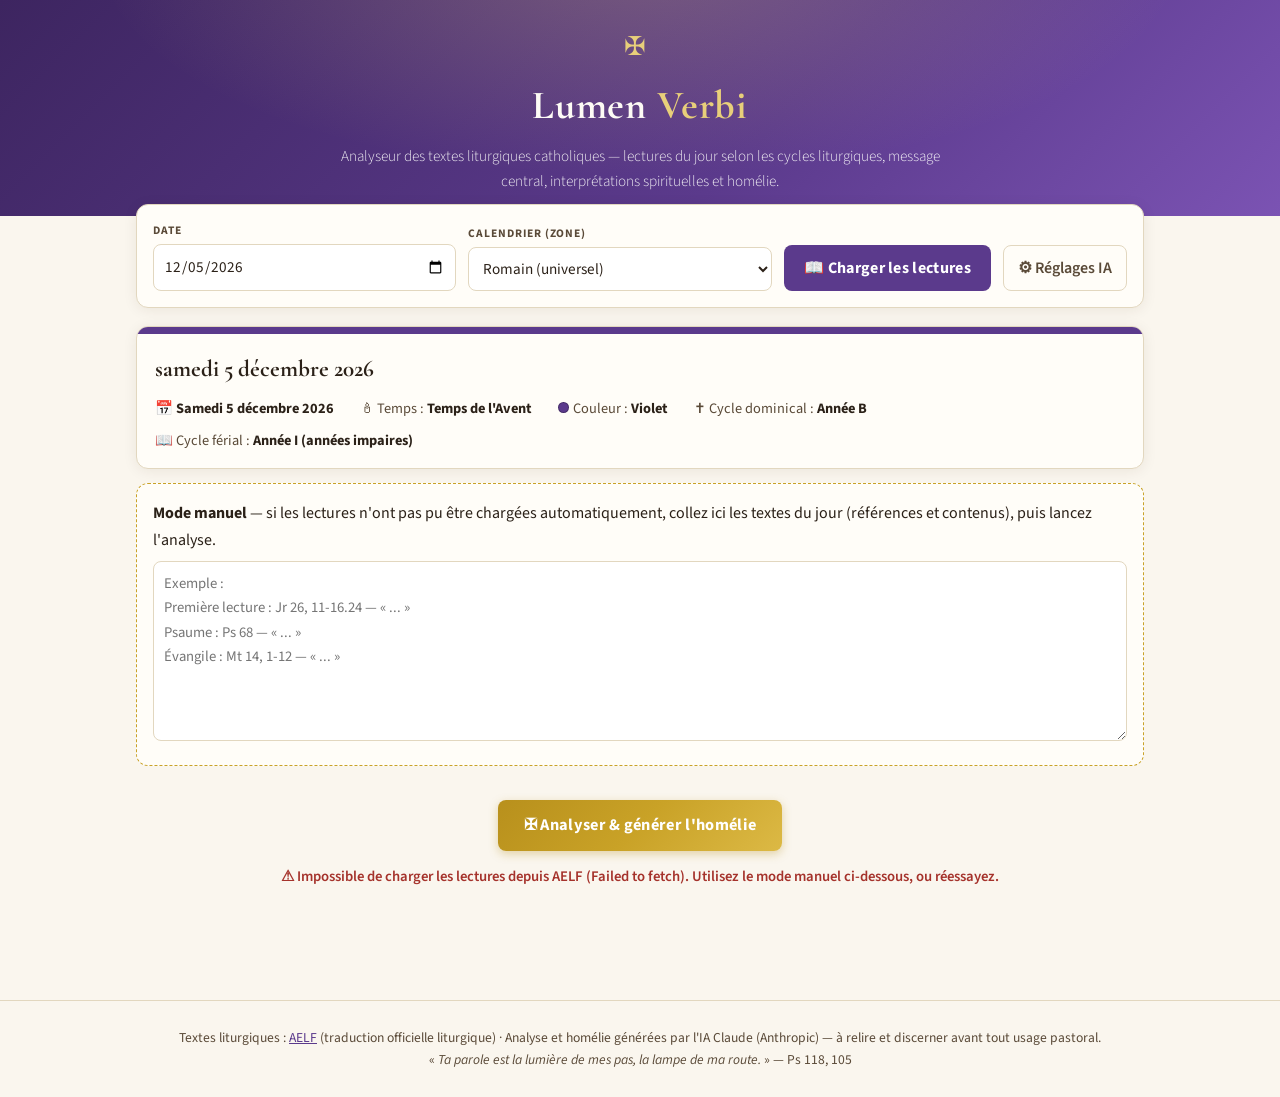
<file: liturgie.html>
<!DOCTYPE html>
<html lang="fr">
<head>
<meta charset="UTF-8">
<meta name="viewport" content="width=device-width, initial-scale=1.0">
<title>Lumen Verbi — Analyseur des textes liturgiques &amp; homélies</title>
<meta name="description" content="Analyse des lectures liturgiques catholiques du jour selon les cycles liturgiques : message central, interprétations spirituelles et homélie complète.">
<meta name="theme-color" content="#5b3a8c">
<link href="https://fonts.googleapis.com/css2?family=Cormorant+Garamond:ital,wght@0,400;0,500;0,600;0,700;1,400;1,600&family=Source+Sans+3:wght@300;400;600;700&display=swap" rel="stylesheet">
<style>
:root{
  --violet:#5b3a8c; --violet-dark:#3d2560; --or:#c9a227; --or-clair:#e8cf7a;
  --parchemin:#faf6ee; --parchemin-2:#f3ecdd; --encre:#2b2118; --encre-2:#5a4a38;
  --rouge:#a5322b; --vert:#3e6b46; --blanc-lit:#f5f0e4; --rose-lit:#c98a9e;
  --card:#fffdf8; --bord:#e2d7bf; --ombre:0 2px 14px rgba(60,40,10,.08);
}
*{margin:0;padding:0;box-sizing:border-box}
body{font-family:'Source Sans 3',sans-serif;background:var(--parchemin);color:var(--encre);line-height:1.65;min-height:100vh}
h1,h2,h3,.serif{font-family:'Cormorant Garamond',serif}

/* ── En-tête ── */
header{background:linear-gradient(135deg,var(--violet-dark) 0%,var(--violet) 60%,#7b53b3 100%);color:#fff;padding:26px 20px 22px;text-align:center;position:relative;overflow:hidden}
header::after{content:"";position:absolute;inset:0;background:radial-gradient(ellipse at 50% -20%,rgba(232,207,122,.25),transparent 60%);pointer-events:none}
.h-cross{font-size:1.6rem;color:var(--or-clair);letter-spacing:.4em;margin-bottom:4px}
header h1{font-size:clamp(1.7rem,4.5vw,2.5rem);font-weight:700;letter-spacing:.02em}
header h1 span{color:var(--or-clair)}
.h-sub{font-size:.95rem;opacity:.9;font-weight:300;max-width:640px;margin:6px auto 0}
main{max-width:1040px;margin:0 auto;padding:22px 16px 70px}

/* ── Barre de contrôle ── */
.barre{background:var(--card);border:1px solid var(--bord);border-radius:12px;box-shadow:var(--ombre);padding:16px;display:flex;flex-wrap:wrap;gap:12px;align-items:flex-end;margin-top:-34px;position:relative;z-index:2}
.champ{display:flex;flex-direction:column;gap:4px;flex:1;min-width:150px}
.champ label{font-size:.72rem;text-transform:uppercase;letter-spacing:.08em;color:var(--encre-2);font-weight:700}
.champ input,.champ select{padding:9px 10px;border:1px solid var(--bord);border-radius:8px;background:#fff;font:inherit;font-size:.95rem;color:var(--encre)}
.champ input:focus,.champ select:focus{outline:2px solid var(--violet);outline-offset:1px}
button{font:inherit;cursor:pointer;border:none;border-radius:8px;transition:filter .15s, transform .05s}
button:active{transform:translateY(1px)}
.btn-p{background:var(--violet);color:#fff;font-weight:700;padding:10px 20px;letter-spacing:.02em}
.btn-p:hover{filter:brightness(1.12)}
.btn-or{background:linear-gradient(135deg,#b8901c,var(--or) 50%,#dcb945);color:#fff;font-weight:700;padding:12px 26px;font-size:1.02rem;letter-spacing:.02em;box-shadow:0 3px 10px rgba(180,140,30,.35)}
.btn-or:hover{filter:brightness(1.07)}
.btn-s{background:transparent;border:1px solid var(--bord);color:var(--encre-2);padding:9px 14px;font-weight:600}
.btn-s:hover{background:var(--parchemin-2)}
button:disabled{opacity:.5;cursor:not-allowed;filter:none}

/* ── Carte info liturgique ── */
.info-lit{margin-top:18px;background:var(--card);border:1px solid var(--bord);border-radius:12px;box-shadow:var(--ombre);overflow:hidden;display:none}
.info-lit.on{display:block}
.info-bande{height:7px;background:var(--violet)}
.info-corps{padding:16px 18px;display:flex;flex-wrap:wrap;gap:8px 26px;align-items:baseline}
.jour-nom{font-family:'Cormorant Garamond',serif;font-size:1.45rem;font-weight:700;width:100%}
.info-item{font-size:.9rem;color:var(--encre-2)}
.info-item b{color:var(--encre)}
.pastille{display:inline-block;width:.75em;height:.75em;border-radius:50%;border:1px solid rgba(0,0,0,.25);vertical-align:baseline;margin-right:.3em}

/* ── Lectures ── */
.sec-titre{display:flex;align-items:center;gap:12px;margin:30px 0 14px}
.sec-titre h2{font-size:1.5rem;font-weight:700;color:var(--violet-dark)}
.sec-titre::before,.sec-titre::after{content:"";flex:1;height:1px;background:linear-gradient(90deg,transparent,var(--or));}
.sec-titre::after{background:linear-gradient(90deg,var(--or),transparent)}
.lectures{display:grid;gap:14px}
.lecture{background:var(--card);border:1px solid var(--bord);border-radius:12px;box-shadow:var(--ombre);overflow:hidden}
.lecture summary{list-style:none;cursor:pointer;padding:13px 18px;display:flex;flex-wrap:wrap;gap:4px 12px;align-items:baseline;background:linear-gradient(180deg,#fff, #fdf9ef)}
.lecture summary::-webkit-details-marker{display:none}
.lecture summary:hover{background:var(--parchemin-2)}
.lec-type{font-size:.7rem;font-weight:700;text-transform:uppercase;letter-spacing:.1em;color:#fff;background:var(--violet);padding:2px 9px;border-radius:20px}
.lec-type.evangile{background:var(--or);color:#3c2c00}
.lec-ref{font-weight:700;color:var(--violet-dark)}
.lec-titre{font-family:'Cormorant Garamond',serif;font-style:italic;font-size:1.05rem;color:var(--encre-2);width:100%}
.lec-contenu{padding:6px 20px 18px;border-top:1px dashed var(--bord);font-family:'Cormorant Garamond',serif;font-size:1.13rem;color:var(--encre)}
.lec-contenu p{margin:.6em 0}
.chevron{margin-left:auto;color:var(--or);transition:transform .2s}
details[open] .chevron{transform:rotate(90deg)}

/* ── Mode manuel ── */
.manuel{display:none;margin-top:14px;background:var(--card);border:1px dashed var(--or);border-radius:12px;padding:16px}
.manuel.on{display:block}
.manuel textarea{width:100%;min-height:180px;margin-top:8px;padding:10px;border:1px solid var(--bord);border-radius:8px;font:inherit;font-size:.92rem;resize:vertical}

/* ── Analyse ── */
.zone-analyse{margin-top:34px;text-align:center}
.resultat{display:none;margin-top:22px;text-align:left;background:var(--card);border:1px solid var(--bord);border-radius:14px;box-shadow:var(--ombre);overflow:hidden}
.resultat.on{display:block}
.res-bande{height:7px;background:linear-gradient(90deg,var(--violet),var(--or))}
.res-corps{padding:26px 30px 30px;font-family:'Cormorant Garamond',serif;font-size:1.16rem}
.res-corps h2{font-size:1.55rem;color:var(--violet-dark);margin:1.3em 0 .45em;padding-bottom:.2em;border-bottom:2px solid var(--or-clair)}
.res-corps h2:first-child{margin-top:0}
.res-corps h3{font-size:1.25rem;color:var(--encre);margin:1em 0 .3em}
.res-corps p{margin:.55em 0}
.res-corps ul,.res-corps ol{margin:.5em 0 .5em 1.4em}
.res-corps li{margin:.3em 0}
.res-corps blockquote{border-left:3px solid var(--or);padding:.2em 0 .2em 1em;margin:.8em 0;font-style:italic;color:var(--encre-2)}
.res-corps strong{color:var(--violet-dark)}
.curseur{display:inline-block;width:.55em;height:1.1em;background:var(--or);vertical-align:text-bottom;animation:clign 1s steps(2) infinite}
@keyframes clign{50%{opacity:0}}
.res-actions{display:flex;gap:10px;flex-wrap:wrap;padding:0 30px 24px}
.statut{margin-top:14px;font-size:.92rem;color:var(--encre-2);min-height:1.4em}
.statut.err{color:var(--rouge);font-weight:600}

/* ── Modale réglages ── */
.voile{display:none;position:fixed;inset:0;background:rgba(30,20,50,.55);z-index:50;padding:20px;overflow:auto}
.voile.on{display:flex;align-items:center;justify-content:center}
.modale{background:var(--card);border-radius:14px;max-width:520px;width:100%;padding:26px;box-shadow:0 12px 40px rgba(0,0,0,.3)}
.modale h3{font-size:1.4rem;color:var(--violet-dark);margin-bottom:10px}
.modale p{font-size:.9rem;color:var(--encre-2);margin-bottom:12px}
.modale input{width:100%;padding:10px;border:1px solid var(--bord);border-radius:8px;font:inherit;margin-bottom:14px}
.note-secu{font-size:.8rem;background:var(--parchemin-2);border-left:3px solid var(--or);padding:8px 12px;border-radius:0 8px 8px 0;margin-bottom:14px}
.modale .rang{display:flex;gap:10px;justify-content:flex-end}

/* ── Pied de page ── */
footer{text-align:center;padding:26px 16px;color:var(--encre-2);font-size:.85rem;border-top:1px solid var(--bord);margin-top:40px}
footer a{color:var(--violet)}
.spin{display:inline-block;width:1em;height:1em;border:2px solid var(--or);border-top-color:transparent;border-radius:50%;animation:rot .8s linear infinite;vertical-align:-.15em;margin-right:.4em}
@keyframes rot{to{transform:rotate(360deg)}}

@media print{
  header,.barre,.zone-analyse>button,.statut,.res-actions,footer,.manuel,#sec-lectures,.info-lit{display:none!important}
  .resultat{border:none;box-shadow:none}
  body{background:#fff}
}
@media (max-width:640px){
  .res-corps{padding:20px 16px}
  .res-actions{padding:0 16px 18px}
}
</style>
</head>
<body>

<header>
  <div class="h-cross">✠</div>
  <h1>Lumen <span>Verbi</span></h1>
  <p class="h-sub">Analyseur des textes liturgiques catholiques — lectures du jour selon les cycles liturgiques, message central, interprétations spirituelles et homélie.</p>
</header>

<main>

  <!-- Barre de contrôle -->
  <div class="barre">
    <div class="champ">
      <label for="date">Date</label>
      <input type="date" id="date">
    </div>
    <div class="champ">
      <label for="zone">Calendrier (zone)</label>
      <select id="zone">
        <option value="romain">Romain (universel)</option>
        <option value="afrique">Afrique</option>
        <option value="france">France</option>
        <option value="belgique">Belgique</option>
        <option value="canada">Canada</option>
        <option value="luxembourg">Luxembourg</option>
        <option value="suisse">Suisse</option>
      </select>
    </div>
    <button class="btn-p" id="btn-charger">📖 Charger les lectures</button>
    <button class="btn-s" id="btn-reglages" title="Clé API pour la génération">⚙ Réglages IA</button>
  </div>

  <!-- Informations liturgiques -->
  <div class="info-lit" id="info-lit">
    <div class="info-bande" id="info-bande"></div>
    <div class="info-corps" id="info-corps"></div>
  </div>

  <!-- Lectures -->
  <section id="sec-lectures" style="display:none">
    <div class="sec-titre"><h2>Lectures de la Messe</h2></div>
    <div class="lectures" id="lectures"></div>
  </section>

  <!-- Mode manuel -->
  <div class="manuel" id="manuel">
    <b>Mode manuel</b> — si les lectures n'ont pas pu être chargées automatiquement, collez ici les textes du jour (références et contenus), puis lancez l'analyse.
    <textarea id="texte-manuel" placeholder="Exemple :&#10;Première lecture : Jr 26, 11-16.24 — « ... »&#10;Psaume : Ps 68 — « ... »&#10;Évangile : Mt 14, 1-12 — « ... »"></textarea>
  </div>

  <!-- Analyse -->
  <div class="zone-analyse">
    <button class="btn-or" id="btn-analyser" disabled>✠ Analyser &amp; générer l'homélie</button>
    <div class="statut" id="statut"></div>

    <div class="resultat" id="resultat">
      <div class="res-bande"></div>
      <div class="res-corps" id="res-corps"></div>
      <div class="res-actions">
        <button class="btn-s" id="btn-copier">📋 Copier</button>
        <button class="btn-s" id="btn-imprimer">🖨 Imprimer</button>
        <button class="btn-s" id="btn-telecharger">💾 Télécharger (.md)</button>
      </div>
    </div>
  </div>

</main>

<footer>
  Textes liturgiques : <a href="https://www.aelf.org" target="_blank" rel="noopener">AELF</a> (traduction officielle liturgique) ·
  Analyse et homélie générées par l'IA Claude (Anthropic) — à relire et discerner avant tout usage pastoral.<br>
  « <i>Ta parole est la lumière de mes pas, la lampe de ma route.</i> » — Ps 118, 105
</footer>

<!-- Modale réglages -->
<div class="voile" id="voile">
  <div class="modale">
    <h3>⚙ Réglages de l'IA</h3>
    <p>Pour générer l'analyse et l'homélie, l'application utilise l'API <b>Claude</b> d'Anthropic. Saisissez votre clé API (obtenue sur <a href="https://platform.claude.com" target="_blank" rel="noopener">platform.claude.com</a>).</p>
    <input type="password" id="cle-api" placeholder="sk-ant-api03-..." autocomplete="off">
    <div class="note-secu">🔒 Votre clé est conservée <b>uniquement dans ce navigateur</b> (localStorage) et envoyée directement à l'API d'Anthropic. Elle ne transite par aucun autre serveur. N'utilisez pas cette page sur un ordinateur partagé.</div>
    <div class="rang">
      <button class="btn-s" id="btn-effacer-cle">Effacer la clé</button>
      <button class="btn-p" id="btn-sauver-cle">Enregistrer</button>
    </div>
  </div>
</div>

<script>
"use strict";

/* ═══════════════════ Utilitaires ═══════════════════ */
const $ = id => document.getElementById(id);
const CLE_STORE = "lumenverbi_cle_api";
const ZONE_STORE = "lumenverbi_zone";

function echap(s){ return String(s??"").replace(/[&<>"']/g, c => ({"&":"&amp;","<":"&lt;",">":"&gt;",'"':"&quot;","'":"&#39;"}[c])); }
function sansScripts(html){
  const t = document.createElement("template");
  t.innerHTML = String(html??"");
  t.content.querySelectorAll("script,style,iframe,object,embed,link").forEach(n=>n.remove());
  t.content.querySelectorAll("*").forEach(n=>{
    [...n.attributes].forEach(a=>{ if(/^on/i.test(a.name) || /^javascript:/i.test(a.value)) n.removeAttribute(a.name); });
  });
  return t.innerHTML;
}
function texteBrut(html){
  const d = document.createElement("div");
  d.innerHTML = sansScripts(html);
  return d.textContent.replace(/\s+\n/g,"\n").replace(/\n{3,}/g,"\n\n").trim();
}

/* ═══════════════════ Calculs liturgiques (repli local) ═══════════════════ */
function datePaques(y){ // algorithme de Meeus (grégorien)
  const a=y%19,b=Math.floor(y/100),c=y%100,d=Math.floor(b/4),e=b%4,f=Math.floor((b+8)/25),
        g=Math.floor((b-f+1)/3),h=(19*a+b-d-g+15)%30,i=Math.floor(c/4),k=c%4,
        l=(32+2*e+2*i-h-k)%7,m=Math.floor((a+11*h+22*l)/451),
        mois=Math.floor((h+l-7*m+114)/31), jour=((h+l-7*m+114)%31)+1;
  return Date.UTC(y,mois-1,jour);
}
function premierDimancheAvent(y){
  const noel = Date.UTC(y,11,25);
  const js = new Date(noel).getUTCDay(); // 0=dimanche
  const dim4 = noel - (js===0?7:js)*864e5; // 4e dimanche de l'Avent
  return dim4 - 21*864e5;
}
function cyclesLiturgiques(d){ // d = Date UTC minuit
  const t = d.getTime(), y = d.getUTCFullYear();
  const anneeLit = t >= premierDimancheAvent(y) ? y+1 : y;
  const r = anneeLit % 3;
  const dominical = r===0 ? "C" : (r===1 ? "A" : "B");
  const ferial = anneeLit % 2 === 1 ? "I (années impaires)" : "II (années paires)";
  return { anneeLit, dominical, ferial };
}
function tempsLiturgique(d){
  const y = d.getUTCFullYear(), t = d.getTime();
  const paques = datePaques(y);
  const cendres = paques - 46*864e5;
  const jeudiSaint = paques - 3*864e5;
  const pentecote = paques + 49*864e5;
  const avent = premierDimancheAvent(y);
  const noel = Date.UTC(y,11,25);
  // Épiphanie (dimanche entre le 2 et le 8 janvier) puis Baptême du Seigneur
  const j1 = Date.UTC(y,0,1);
  const jsJ1 = new Date(j1).getUTCDay();
  const epiph = j1 + (((7 - jsJ1) % 7) || 7) * 864e5; // 1er dimanche après le 1er janvier
  const dEpiph = new Date(epiph).getUTCDate();
  const bapteme = (dEpiph>=7) ? epiph + 864e5 : epiph + 7*864e5;

  if (t >= avent && t < noel)            return {nom:"Temps de l'Avent",        couleur:"violet"};
  if (t >= noel || t <= bapteme)         return {nom:"Temps de Noël",           couleur:"blanc"};
  if (t >= cendres && t < jeudiSaint)    return {nom:"Temps du Carême",         couleur:"violet"};
  if (t >= jeudiSaint && t < paques)     return {nom:"Triduum pascal",          couleur:"rouge"};
  if (t >= paques && t < pentecote)      return {nom:"Temps pascal",            couleur:"blanc"};
  if (t === pentecote)                   return {nom:"Pentecôte",               couleur:"rouge"};
  return {nom:"Temps ordinaire", couleur:"vert"};
}
const COULEURS = { vert:"#3e6b46", violet:"#5b3a8c", blanc:"#f5f0e4", rouge:"#a5322b", rose:"#c98a9e", noir:"#222" };
function couleurCss(nom){ return COULEURS[String(nom||"").toLowerCase().trim()] || "#5b3a8c"; }

/* ═══════════════════ Chargement AELF ═══════════════════ */
const TYPES_LECTURES = {
  lecture_1:"Première lecture", lecture_2:"Deuxième lecture", lecture_3:"Troisième lecture",
  lecture_4:"Quatrième lecture", lecture_5:"Cinquième lecture", lecture_6:"Sixième lecture",
  lecture_7:"Septième lecture", psaume:"Psaume", cantique:"Cantique", epitre:"Épître",
  evangile:"Évangile", sequence:"Séquence"
};
let donneesJour = null;   // {info, lectures:[{type,libelle,ref,titre,contenu}]}
let analyseMd = "";
let enCours = false;

async function fetchAELF(dateISO, zone){
  const url = `https://api.aelf.org/v1/messes/${dateISO}/${zone}`;
  try {
    const r = await fetch(url, {headers:{Accept:"application/json"}});
    if (r.ok) return await r.json();
    throw new Error("HTTP "+r.status);
  } catch(e1){
    // Repli via proxy CORS public si l'appel direct échoue
    const r2 = await fetch("https://api.allorigins.win/raw?url="+encodeURIComponent(url));
    if (!r2.ok) throw new Error("AELF inaccessible ("+e1.message+")");
    return await r2.json();
  }
}

async function chargerLectures(){
  const dateISO = $("date").value;
  const zone = $("zone").value;
  if (!dateISO) return;
  localStorage.setItem(ZONE_STORE, zone);
  const btn = $("btn-charger");
  btn.disabled = true;
  setStatut('<span class="spin"></span>Chargement des lectures du '+formatDateFr(dateISO)+"…");
  $("manuel").classList.remove("on");

  const d = new Date(dateISO+"T00:00:00Z");
  const cycles = cyclesLiturgiques(d);
  const temps = tempsLiturgique(d);

  try {
    const data = await fetchAELF(dateISO, zone);
    const info = data.informations || {};
    const messes = data.messes || [];
    const lectures = [];
    for (const messe of messes){
      for (const lec of (messe.lectures||[])){
        const type = String(lec.type||"").replace(/_[0-9]+_[0-9]+$/,"");
        lectures.push({
          type: lec.type,
          libelle: TYPES_LECTURES[type] || TYPES_LECTURES[lec.type] || (lec.type||"Lecture"),
          ref: lec.ref || "",
          titre: lec.titre || "",
          intro: lec.intro_lue || "",
          contenu: lec.contenu || ""
        });
      }
      if (lectures.length) break; // messe principale
    }
    if (!lectures.length) throw new Error("Aucune lecture trouvée pour cette date/zone.");

    donneesJour = {
      dateISO, zone,
      info: {
        jour: info.jour_liturgique_nom || info.fete || "",
        fete: info.fete || "",
        temps: info.temps_liturgique ? capital(info.temps_liturgique) : temps.nom,
        couleur: info.couleur || temps.couleur,
        annee: info.annee || cycles.dominical,
        ferial: cycles.ferial,
        anneeLit: cycles.anneeLit,
        degre: info.degre || ""
      },
      lectures
    };
    afficherJour();
    setStatut("Lectures chargées. Vous pouvez maintenant lancer l'analyse.");
  } catch(e){
    donneesJour = {
      dateISO, zone, manuel:true,
      info: { jour:"", fete:"", temps:temps.nom, couleur:temps.couleur, annee:cycles.dominical, ferial:cycles.ferial, anneeLit:cycles.anneeLit, degre:"" },
      lectures: []
    };
    afficherJour();
    $("manuel").classList.add("on");
    setStatut("⚠ Impossible de charger les lectures depuis AELF ("+echap(e.message)+"). Utilisez le mode manuel ci-dessous, ou réessayez.", true);
  } finally {
    btn.disabled = false;
    $("btn-analyser").disabled = false;
  }
}

function capital(s){ s=String(s||""); return s.charAt(0).toUpperCase()+s.slice(1); }
function formatDateFr(iso){
  return new Date(iso+"T00:00:00Z").toLocaleDateString("fr-FR",{weekday:"long",day:"numeric",month:"long",year:"numeric",timeZone:"UTC"});
}

function afficherJour(){
  const dj = donneesJour, info = dj.info;
  $("info-lit").classList.add("on");
  $("info-bande").style.background = couleurCss(info.couleur);
  const items = [];
  items.push(`<div class="jour-nom">${echap(info.jour || info.fete || formatDateFr(dj.dateISO))}</div>`);
  items.push(`<div class="info-item">📅 <b>${echap(capital(formatDateFr(dj.dateISO)))}</b></div>`);
  items.push(`<div class="info-item">🕯 Temps : <b>${echap(info.temps)}</b></div>`);
  items.push(`<div class="info-item"><span class="pastille" style="background:${couleurCss(info.couleur)}"></span>Couleur : <b>${echap(capital(info.couleur))}</b></div>`);
  items.push(`<div class="info-item">✝ Cycle dominical : <b>Année ${echap(info.annee)}</b></div>`);
  items.push(`<div class="info-item">📖 Cycle férial : <b>Année ${echap(info.ferial)}</b></div>`);
  if (info.degre) items.push(`<div class="info-item">⭐ <b>${echap(capital(info.degre))}</b></div>`);
  $("info-corps").innerHTML = items.join("");

  const cont = $("lectures");
  cont.innerHTML = "";
  if (dj.lectures.length){
    $("sec-lectures").style.display = "";
    dj.lectures.forEach((l,i)=>{
      const det = document.createElement("details");
      det.className = "lecture";
      if (i===0) det.open = true;
      const estEvangile = /evangile/i.test(l.type);
      det.innerHTML =
        `<summary>
           <span class="lec-type${estEvangile?" evangile":""}">${echap(l.libelle)}</span>
           <span class="lec-ref">${echap(l.ref)}</span>
           <span class="chevron">▸</span>
           ${l.titre?`<span class="lec-titre">« ${echap(l.titre)} »</span>`:""}
         </summary>
         <div class="lec-contenu">${sansScripts(l.contenu)}</div>`;
      cont.appendChild(det);
    });
  } else {
    $("sec-lectures").style.display = "none";
  }
}

/* ═══════════════════ Analyse par l'IA (API Claude) ═══════════════════ */
const PROMPT_SYSTEME = `Tu es un théologien catholique, bibliste et homilète expérimenté, fidèle à l'Écriture, à la Tradition et au Magistère de l'Église catholique. Tu écris en français, dans un style à la fois profond, clair et accessible aux fidèles.

À partir des lectures liturgiques du jour qui te sont fournies (avec leurs informations de cycle liturgique), tu produis TOUJOURS une réponse en Markdown structurée EXACTEMENT ainsi :

## Message central
Un ou deux paragraphes qui dégagent le fil conducteur unissant les lectures du jour (lecture(s), psaume, évangile), en tenant compte du temps liturgique et de la fête éventuelle. Cite brièvement les passages clés (avec références).

## Interprétations pour la vie spirituelle et quotidienne
De 4 à 6 points concrets (liste), chacun avec un titre en gras, reliant les textes à la vie spirituelle (prière, conversion, sacrements) et à la vie quotidienne (famille, travail, épreuves, charité, société). Sois concret et incarné, sans moralisme.

## Homélie
Une homélie complète, en bonne et due forme, de 700 à 900 mots, prête à être proclamée :
- une accroche qui rejoint l'assemblée (expérience humaine, question, image) ;
- un développement en 2 ou 3 mouvements, ancré dans les lectures citées explicitement, éclairé si pertinent par la Tradition (Pères de l'Église, saints, Catéchisme) ;
- des applications concrètes pour les fidèles d'aujourd'hui ;
- une conclusion brève avec un envoi et une ouverture vers l'Eucharistie ;
- terminer par « Amen. »

Règles : fidélité doctrinale ; ton pastoral, jamais polémique ; pas de longues digressions exégétiques techniques ; tutoiement collectif « frères et sœurs » ; ne jamais inventer de citation biblique — cite seulement ce qui est fourni ou des textes très connus avec leur référence exacte.`;

function construirePromptUtilisateur(){
  const dj = donneesJour, info = dj.info;
  let p = `Voici les données liturgiques du jour.\n\n`;
  p += `Date : ${formatDateFr(dj.dateISO)}\n`;
  if (info.jour) p += `Jour liturgique : ${info.jour}\n`;
  if (info.fete && info.fete !== info.jour) p += `Fête : ${info.fete}\n`;
  p += `Temps liturgique : ${info.temps}\n`;
  p += `Couleur liturgique : ${info.couleur}\n`;
  p += `Cycle dominical : Année ${info.annee} — Cycle férial : Année ${info.ferial}\n`;
  if (info.degre) p += `Degré de célébration : ${info.degre}\n`;
  p += `\n=== LECTURES ===\n\n`;
  if (dj.lectures.length){
    for (const l of dj.lectures){
      p += `--- ${l.libelle}${l.ref ? " ("+l.ref+")" : ""} ---\n`;
      if (l.titre) p += `Titre : ${l.titre}\n`;
      p += texteBrut(l.contenu) + "\n\n";
    }
  } else {
    p += ($("texte-manuel").value.trim() || "(Aucun texte fourni)") + "\n";
  }
  p += `\nProduis maintenant l'analyse complète (Message central, Interprétations, Homélie) selon le format demandé.`;
  return p;
}

async function analyser(){
  if (enCours) return;
  if (!donneesJour){ setStatut("Chargez d'abord les lectures d'une date.", true); return; }
  if (!donneesJour.lectures.length && !$("texte-manuel").value.trim()){
    setStatut("Aucune lecture disponible : collez les textes dans le mode manuel.", true);
    $("manuel").classList.add("on");
    return;
  }
  const cle = localStorage.getItem(CLE_STORE);
  if (!cle){ ouvrirReglages("Une clé API Claude est nécessaire pour générer l'analyse."); return; }

  enCours = true;
  analyseMd = "";
  const btn = $("btn-analyser");
  btn.disabled = true;
  $("resultat").classList.add("on");
  $("res-corps").innerHTML = '<span class="curseur"></span>';
  setStatut('<span class="spin"></span>Méditation en cours… l\'analyse et l\'homélie s\'écrivent sous vos yeux.');

  try {
    const rep = await fetch("https://api.anthropic.com/v1/messages", {
      method: "POST",
      headers: {
        "content-type": "application/json",
        "x-api-key": cle,
        "anthropic-version": "2023-06-01",
        "anthropic-dangerous-direct-browser-access": "true"
      },
      body: JSON.stringify({
        model: "claude-opus-5",
        max_tokens: 16000,
        stream: true,
        system: [{ type:"text", text: PROMPT_SYSTEME, cache_control:{type:"ephemeral"} }],
        messages: [{ role:"user", content: construirePromptUtilisateur() }]
      })
    });

    if (!rep.ok){
      let msg = "Erreur API ("+rep.status+")";
      try { const j = await rep.json(); if (j.error?.message) msg += " : "+j.error.message; } catch(_){}
      if (rep.status===401) msg = "Clé API invalide ou révoquée (401). Vérifiez vos réglages.";
      if (rep.status===429) msg = "Limite de requêtes atteinte (429). Patientez un instant puis réessayez.";
      throw new Error(msg);
    }

    // Lecture du flux SSE
    const lecteur = rep.body.getReader();
    const dec = new TextDecoder();
    let tampon = "", stopReason = null;
    while (true){
      const {done, value} = await lecteur.read();
      if (done) break;
      tampon += dec.decode(value, {stream:true});
      const lignes = tampon.split("\n");
      tampon = lignes.pop();
      for (const ligne of lignes){
        if (!ligne.startsWith("data:")) continue;
        const brut = ligne.slice(5).trim();
        if (!brut || brut === "[DONE]") continue;
        let ev; try { ev = JSON.parse(brut); } catch(_){ continue; }
        if (ev.type === "content_block_delta" && ev.delta?.type === "text_delta"){
          analyseMd += ev.delta.text;
          rendreResultat(true);
        } else if (ev.type === "message_delta" && ev.delta?.stop_reason){
          stopReason = ev.delta.stop_reason;
        } else if (ev.type === "error"){
          throw new Error(ev.error?.message || "Erreur du flux");
        }
      }
    }

    if (stopReason === "refusal") throw new Error("La requête a été déclinée par les garde-fous du modèle. Réessayez ou reformulez.");
    if (!analyseMd.trim()) throw new Error("Réponse vide du modèle.");
    rendreResultat(false);
    setStatut("✓ Analyse et homélie générées." + (stopReason==="max_tokens" ? " (Réponse tronquée : limite de longueur atteinte.)" : ""));
  } catch(e){
    if (!analyseMd.trim()) $("resultat").classList.remove("on");
    else rendreResultat(false);
    setStatut("⚠ " + echap(e.message), true);
  } finally {
    enCours = false;
    btn.disabled = false;
  }
}

/* ── Rendu Markdown minimal ── */
function mdVersHtml(md){
  const lignes = String(md).split("\n");
  let html = "", enListe = null, enCitation = false;
  const fermer = () => {
    if (enListe){ html += `</${enListe}>`; enListe = null; }
    if (enCitation){ html += "</blockquote>"; enCitation = false; }
  };
  const inline = s => echap(s)
    .replace(/\*\*(.+?)\*\*/g,"<strong>$1</strong>")
    .replace(/(^|[\s(«])\*(?!\s)([^*]+?)\*(?=[\s.,;:!?)»]|$)/g,"$1<em>$2</em>");
  for (const l of lignes){
    const t = l.trim();
    if (/^###\s+/.test(t)){ fermer(); html += "<h3>"+inline(t.replace(/^###\s+/,""))+"</h3>"; }
    else if (/^##\s+/.test(t)){ fermer(); html += "<h2>"+inline(t.replace(/^##\s+/,""))+"</h2>"; }
    else if (/^#\s+/.test(t)){ fermer(); html += "<h2>"+inline(t.replace(/^#\s+/,""))+"</h2>"; }
    else if (/^[-*•]\s+/.test(t)){
      if (enListe!=="ul"){ fermer(); html += "<ul>"; enListe="ul"; }
      html += "<li>"+inline(t.replace(/^[-*•]\s+/,""))+"</li>";
    }
    else if (/^\d+[.)]\s+/.test(t)){
      if (enListe!=="ol"){ fermer(); html += "<ol>"; enListe="ol"; }
      html += "<li>"+inline(t.replace(/^\d+[.)]\s+/,""))+"</li>";
    }
    else if (/^>\s?/.test(t)){
      if (!enCitation){ fermer(); html += "<blockquote>"; enCitation = true; }
      html += "<p>"+inline(t.replace(/^>\s?/,""))+"</p>";
    }
    else if (t===""){ fermer(); }
    else { fermer(); html += "<p>"+inline(t)+"</p>"; }
  }
  fermer();
  return html;
}
function rendreResultat(curseur){
  $("res-corps").innerHTML = mdVersHtml(analyseMd) + (curseur ? '<span class="curseur"></span>' : "");
}

/* ═══════════════════ Actions résultat ═══════════════════ */
function copierResultat(){
  navigator.clipboard.writeText(analyseMd).then(
    ()=> setStatut("✓ Texte copié dans le presse-papiers."),
    ()=> setStatut("Impossible de copier automatiquement.", true)
  );
}
function telechargerResultat(){
  const dj = donneesJour || {dateISO:"analyse"};
  const entete = `# Analyse liturgique — ${formatDateFr(dj.dateISO||"")}\n\n`;
  const blob = new Blob([entete + analyseMd], {type:"text/markdown;charset=utf-8"});
  const a = document.createElement("a");
  a.href = URL.createObjectURL(blob);
  a.download = `homelie-${dj.dateISO||"jour"}.md`;
  a.click();
  URL.revokeObjectURL(a.href);
}

/* ═══════════════════ Réglages ═══════════════════ */
function ouvrirReglages(message){
  $("cle-api").value = localStorage.getItem(CLE_STORE) || "";
  $("voile").classList.add("on");
  if (message) setStatut(message, true);
}
function fermerReglages(){ $("voile").classList.remove("on"); }
function sauverCle(){
  const v = $("cle-api").value.trim();
  if (v) localStorage.setItem(CLE_STORE, v); else localStorage.removeItem(CLE_STORE);
  fermerReglages();
  setStatut(v ? "✓ Clé API enregistrée dans ce navigateur." : "Clé API effacée.");
}

function setStatut(html, err){
  const s = $("statut");
  s.innerHTML = html || "";
  s.classList.toggle("err", !!err);
}

/* ═══════════════════ Initialisation ═══════════════════ */
(function init(){
  const auj = new Date();
  $("date").value = auj.getFullYear()+"-"+String(auj.getMonth()+1).padStart(2,"0")+"-"+String(auj.getDate()).padStart(2,"0");
  $("zone").value = localStorage.getItem(ZONE_STORE) || "romain";

  $("btn-charger").addEventListener("click", chargerLectures);
  $("btn-analyser").addEventListener("click", analyser);
  $("btn-reglages").addEventListener("click", ()=>ouvrirReglages());
  $("btn-sauver-cle").addEventListener("click", sauverCle);
  $("btn-effacer-cle").addEventListener("click", ()=>{ $("cle-api").value=""; sauverCle(); });
  $("voile").addEventListener("click", e=>{ if(e.target === $("voile")) fermerReglages(); });
  $("btn-copier").addEventListener("click", copierResultat);
  $("btn-imprimer").addEventListener("click", ()=>window.print());
  $("btn-telecharger").addEventListener("click", telechargerResultat);
  document.addEventListener("keydown", e=>{ if(e.key==="Escape") fermerReglages(); });

  // Charger automatiquement les lectures du jour
  chargerLectures();
})();
</script>
</body>
</html>
</file>
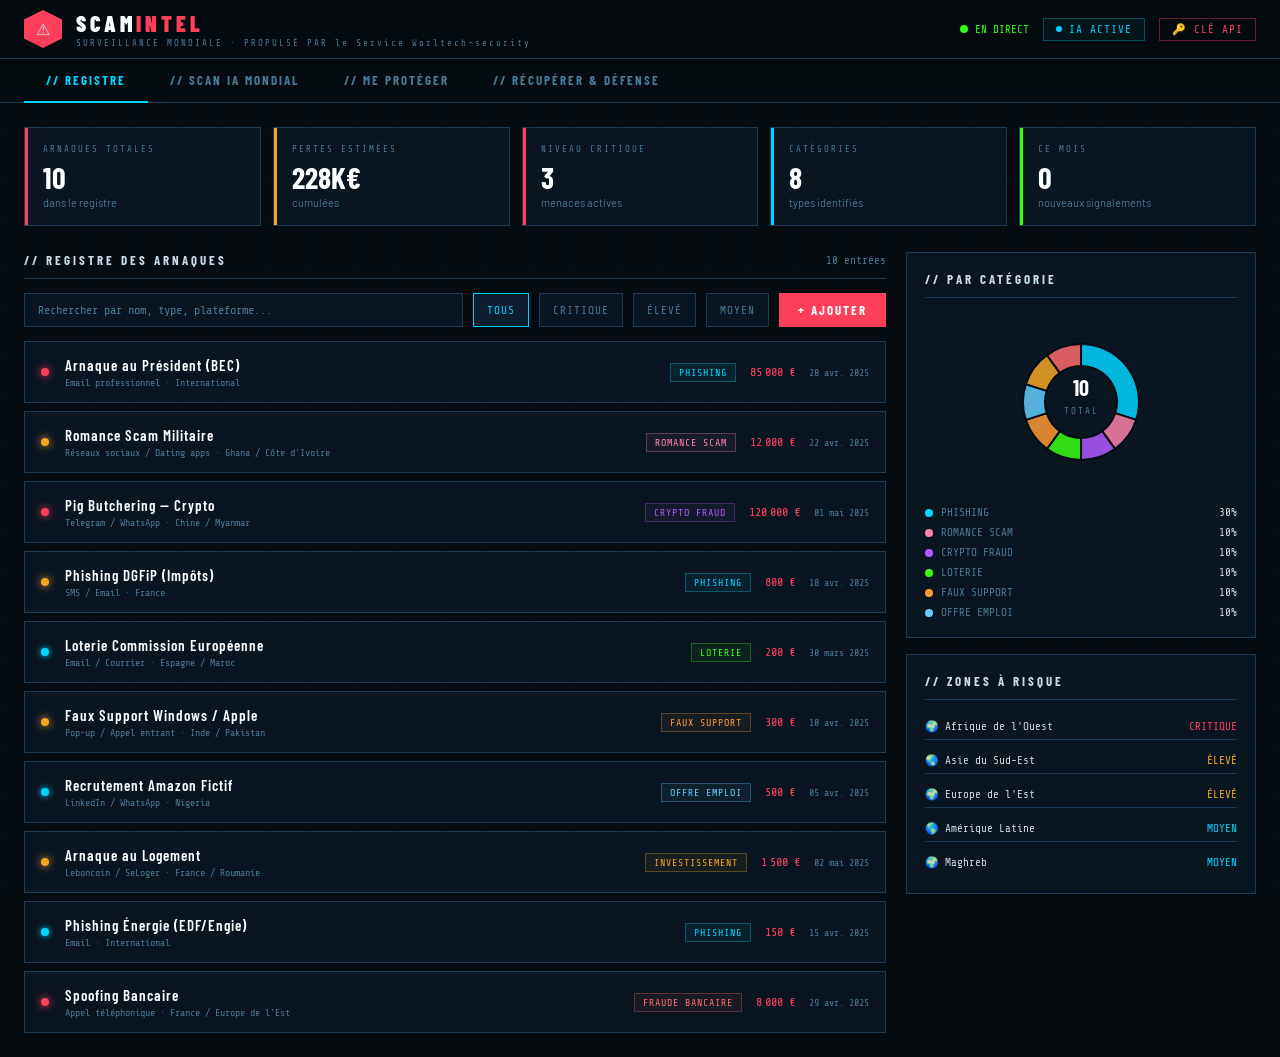
<file: scam-tracker.html>
<!DOCTYPE html>
<html lang="fr">
<head>
<meta charset="UTF-8">
<meta name="viewport" content="width=device-width, initial-scale=1.0">
<title>SCAMINTEL — IA Surveillance Mondiale</title>
<link href="https://fonts.googleapis.com/css2?family=Share+Tech+Mono&family=Barlow+Condensed:wght@300;400;600;700;900&family=Barlow:wght@300;400&display=swap" rel="stylesheet">
<link rel="stylesheet" href="style.css">
</head>
<body>

<header>
  <div class="logo">
    <div class="logo-icon">⚠</div>
    <div>
      <div class="logo-text">SCAM<span>INTEL</span></div>
      <div class="logo-sub">SURVEILLANCE MONDIALE · PROPULSÉ PAR le Service Worltech-security</div>
    </div>
  </div>
  <div class="header-right">
    <div class="live-dot-wrap"><div class="live-dot"></div> EN DIRECT</div>
    <div class="ai-status"><div class="dot"></div> IA ACTIVE</div>
    <button type="button" class="key-btn key-missing" id="key-indicator" onclick="openSettings()">🔑 CLÉ API</button>
  </div>
</header>

<div class="tabs">
  <button type="button" class="tab-btn active" onclick="switchTab('registre',this)">// REGISTRE</button>
  <button type="button" class="tab-btn" onclick="switchTab('scan',this)">// SCAN IA MONDIAL</button>
  <button type="button" class="tab-btn" onclick="switchTab('proteger',this)">// ME PROTÉGER</button>
  <button type="button" class="tab-btn" onclick="switchTab('recuperer',this)">// RÉCUPÉRER & DÉFENSE</button>
</div>

<main>

<!-- ══════════════ TAB REGISTRE ══════════════ -->
<div class="tab-panel active" id="tab-registre">
  <div class="stats-bar" id="stats-bar"></div>
  <div class="grid-layout">
    <div>
      <div class="section-header">
        <div class="section-title">// Registre des arnaques</div>
        <div class="section-count" id="entry-count">—</div>
      </div>
      <div class="controls">
        <input class="search-box" id="search-input" type="text" placeholder="Rechercher par nom, type, plateforme...">
        <button type="button" class="filter-btn active" onclick="setFilter('all',this)">TOUS</button>
        <button type="button" class="filter-btn" onclick="setFilter('critique',this)">CRITIQUE</button>
        <button type="button" class="filter-btn" onclick="setFilter('eleve',this)">ÉLEVÉ</button>
        <button type="button" class="filter-btn" onclick="setFilter('moyen',this)">MOYEN</button>
        <button type="button" class="add-btn" onclick="openAddModal()">+ AJOUTER</button>
      </div>
      <div class="scam-list" id="scam-list"></div>
    </div>
    <div class="panel">
      <div class="panel-block">
        <div class="section-header"><div class="section-title">// Par catégorie</div></div>
        <div class="donut-wrap">
          <svg class="donut" width="160" height="160" viewBox="0 0 160 160" id="donut-svg"></svg>
        </div>
        <div class="donut-legend" id="donut-legend"></div>
      </div>
      <div class="panel-block">
        <div class="section-header"><div class="section-title">// Zones à risque</div></div>
        <div class="risk-zones">
          <div class="risk-row"><span>🌍 Afrique de l'Ouest</span><span class="c-accent2">CRITIQUE</span></div>
          <div class="risk-row"><span>🌏 Asie du Sud-Est</span><span class="c-accent3">ÉLEVÉ</span></div>
          <div class="risk-row"><span>🌍 Europe de l'Est</span><span class="c-accent3">ÉLEVÉ</span></div>
          <div class="risk-row"><span>🌎 Amérique Latine</span><span class="c-accent">MOYEN</span></div>
          <div class="risk-row risk-row-last"><span>🌍 Maghreb</span><span class="c-accent">MOYEN</span></div>
        </div>
      </div>
    </div>
  </div>
</div>

<!-- ══════════════ TAB SCAN IA ══════════════ -->
<div class="tab-panel" id="tab-scan">
  <div class="scan-intro">
    <div class="section-header">
      <div class="section-title">// Scan IA — Détection mondiale en temps réel</div>
      <div class="section-count">Analyse propulsée par Claude AI</div>
    </div>
    <p class="section-desc">
      Sélectionne une région et un type d'arnaque. L'IA génère un rapport de menaces mondiales actuelles avec les dernières techniques des arnaqueurs.
    </p>
  </div>

  <div class="ai-scan-panel">
    <div class="ai-card">
      <div class="ai-card-title">⚙ Configuration du scan</div>
      <div class="config-label">RÉGION CIBLE</div>
      <div class="region-grid">
        <button type="button" class="region-btn selected" onclick="selectRegion(this,'Monde entier')">🌐 Monde entier</button>
        <button type="button" class="region-btn" onclick="selectRegion(this,'Europe')">🇪🇺 Europe</button>
        <button type="button" class="region-btn" onclick="selectRegion(this,'Afrique')">🌍 Afrique</button>
        <button type="button" class="region-btn" onclick="selectRegion(this,'Asie')">🌏 Asie</button>
        <button type="button" class="region-btn" onclick="selectRegion(this,'Amérique du Nord')">🇺🇸 Amér. du Nord</button>
        <button type="button" class="region-btn" onclick="selectRegion(this,'Amérique Latine')">🌎 Amér. Latine</button>
        <button type="button" class="region-btn" onclick="selectRegion(this,'Moyen-Orient')">🕌 Moyen-Orient</button>
        <button type="button" class="region-btn" onclick="selectRegion(this,'Océanie')">🦘 Océanie</button>
      </div>
      <div class="config-label config-label-top">TYPE D'ARNAQUE</div>
      <select id="scan-type" title="Type d'arnaque" class="mb-16">
        <option value="tous types d'arnaques">Tous types</option>
        <option value="phishing et usurpation d'identité">Phishing & Usurpation</option>
        <option value="romance scam et arnaques sentimentales">Romance Scam</option>
        <option value="crypto et investissements frauduleux">Crypto & Investissement</option>
        <option value="faux support technique">Faux Support Technique</option>
        <option value="arnaques à l'emploi et recrutement fictif">Arnaques à l'Emploi</option>
        <option value="loterie et héritages fictifs">Loterie & Héritages</option>
        <option value="arnaques immobilières">Arnaques Immobilières</option>
        <option value="fraude bancaire et aux paiements">Fraude Bancaire</option>
      </select>
      <div class="config-label">PÉRIODE</div>
      <select id="scan-period" title="Période d'analyse" class="mb-20">
        <option value="dernières 24 heures">Dernières 24h</option>
        <option value="dernière semaine" selected>Dernière semaine</option>
        <option value="dernier mois">Dernier mois</option>
        <option value="dernière année">Dernière année</option>
      </select>
      <button type="button" class="scan-launch-btn" id="scan-btn" onclick="launchScan()">⚡ LANCER LE SCAN IA</button>
    </div>

    <div class="scan-result-panel">
      <div class="ai-card flex-1">
        <div class="ai-card-title">📡 Rapport de menaces</div>
        <div class="scan-output" id="scan-output">
          <span class="placeholder">// En attente de scan...

Sélectionne une région et un type d'arnaque, puis clique sur LANCER LE SCAN IA pour générer un rapport de menaces mondial en temps réel basé sur les dernières données.</span>
        </div>
      </div>
      <div class="ai-card hidden" id="scan-alerts-card">
        <div class="ai-card-title">🚨 Alertes prioritaires</div>
        <div id="scan-alerts"></div>
      </div>
    </div>
  </div>
</div>

<!-- ══════════════ TAB PROTÉGER ══════════════ -->
<div class="tab-panel" id="tab-proteger">
  <div class="scan-intro">
    <div class="section-header">
      <div class="section-title">// Stratégies de protection personnalisées</div>
      <div class="section-count">Conseils IA + base de connaissances</div>
    </div>
    <p class="section-desc">
      Sélectionne un type d'arnaque pour voir les stratégies de base, puis génère des conseils avancés et personnalisés avec l'IA.
    </p>
  </div>
  <div class="protect-layout">
    <div>
      <div class="section-title mb-12">// Types d'arnaques</div>
      <div class="type-list" id="type-list"></div>
    </div>
    <div class="protect-content" id="protect-content">
      <div class="protect-empty">← Sélectionne un type d'arnaque</div>
    </div>
  </div>
</div>

<!-- ══════════════ TAB RÉCUPÉRER & DÉFENSE ══════════════ -->
<div class="tab-panel" id="tab-recuperer">
  <div class="scan-intro">
    <div class="section-header">
      <div class="section-title">// Récupérer & Défense Technique</div>
      <div class="section-count">Procédures légales + blindage numérique</div>
    </div>
    <p class="section-desc">
      Récupère ce qui a été volé via les procédures officielles françaises, ou blinde ta sécurité pour empêcher toute future attaque.
    </p>
  </div>

  <div class="sub-tabs">
    <button type="button" class="sub-tab-btn active" onclick="switchSubTab('recuperer-biens', this)">🔄 RÉCUPÉRER MES BIENS</button>
    <button type="button" class="sub-tab-btn" onclick="switchSubTab('defense-tech', this)">🛡 DÉFENSE TECHNIQUE</button>
  </div>

  <div class="sub-panel active" id="sub-recuperer-biens">
    <div class="protect-layout">
      <div>
        <div class="section-title mb-12">// Type de préjudice</div>
        <div class="type-list" id="recovery-type-list"></div>
      </div>
      <div class="protect-content" id="recovery-content">
        <div class="protect-empty">← Sélectionne un type de préjudice</div>
      </div>
    </div>
  </div>

  <div class="sub-panel" id="sub-defense-tech">
    <div class="protect-layout">
      <div>
        <div class="section-title mb-12">// Domaine à sécuriser</div>
        <div class="type-list" id="defense-type-list"></div>
      </div>
      <div class="protect-content" id="defense-content">
        <div class="protect-empty">← Sélectionne un domaine</div>
      </div>
    </div>
  </div>
</div>

</main>

<!-- SETTINGS MODAL -->
<div class="modal-overlay" id="settings-modal">
  <div class="modal">
    <div class="modal-header">
      <div class="modal-title">// Configuration API</div>
      <button type="button" class="modal-close" onclick="closeSettings()">×</button>
    </div>
    <div class="modal-body">
      <div class="form-row">
        <label>Clé API OpenAI</label>
        <input type="password" id="api-key-input" placeholder="sk-...">
      </div>
      <p class="api-key-hint">La clé est stockée localement dans votre navigateur. Obtenez-la sur platform.openai.com/api-keys</p>
      <button type="button" class="submit-btn" onclick="saveApiKeyFromInput()">ENREGISTRER LA CLÉ</button>
    </div>
  </div>
</div>

<!-- ADD MODAL -->
<div class="modal-overlay" id="add-modal">
  <div class="modal">
    <div class="modal-header">
      <div class="modal-title">// Nouveau signalement</div>
      <button type="button" class="modal-close" onclick="closeModals()">×</button>
    </div>
    <div class="modal-body">
      <div class="form-row"><label>Nom de l'arnaque</label><input type="text" id="f-name" placeholder="Ex: Faux support Microsoft"></div>
      <div class="form-grid">
        <div class="form-row"><label>Catégorie</label><select id="f-type" title="Catégorie"><option value="phishing">Phishing</option><option value="romance">Romance Scam</option><option value="investissement">Investissement</option><option value="crypto">Crypto Fraud</option><option value="lottery">Loterie</option><option value="tech">Faux Support</option><option value="emploi">Emploi Fictif</option><option value="assurance">Fraude Bancaire</option></select></div>
        <div class="form-row"><label>Sévérité</label><select id="f-severity" title="Sévérité"><option value="critique">Critique</option><option value="eleve">Élevé</option><option value="moyen">Moyen</option><option value="faible">Faible</option></select></div>
      </div>
      <div class="form-grid">
        <div class="form-row"><label>Plateforme / Canal</label><input type="text" id="f-platform" placeholder="Ex: SMS, Email, WhatsApp"></div>
        <div class="form-row"><label>Montant moyen volé (€)</label><input type="number" id="f-amount" placeholder="Ex: 2500"></div>
      </div>
      <div class="form-row"><label>Mode opératoire</label><textarea id="f-desc" placeholder="Fonctionnement, signes d'alerte, cibles..."></textarea></div>
      <div class="form-row"><label>Pays / Région d'origine</label><input type="text" id="f-origin" placeholder="Ex: International, Afrique de l'Ouest..."></div>
      <button type="button" class="submit-btn" onclick="addScam()">ENREGISTRER LE SIGNALEMENT</button>
    </div>
  </div>
</div>

<!-- DETAIL MODAL -->
<div class="modal-overlay" id="detail-modal">
  <div class="modal">
    <div class="modal-header">
      <div class="modal-title" id="detail-title">// Détail</div>
      <button type="button" class="modal-close" onclick="closeModals()">×</button>
    </div>
    <div class="modal-body" id="detail-body"></div>
  </div>
</div>

<script src="script.js"></script>
</body>
</html>
</file>
<file: style.css>
:root {
    --bg: #050a0f;
    --surface: #0a1520;
    --surface2: #0f1e2e;
    --border: #1a3a55;
    --accent: #00d4ff;
    --accent2: #ff3e5a;
    --accent3: #f5a623;
    --accent4: #39ff14;
    --text: #c8dde8;
    --text-dim: #4a7a96;
    --mono: 'Share Tech Mono', monospace;
    --sans: 'Barlow Condensed', sans-serif;
    --body: 'Barlow', sans-serif;
  }
  * { margin: 0; padding: 0; box-sizing: border-box; }
  body { background: var(--bg); color: var(--text); font-family: var(--body); min-height: 100vh; overflow-x: hidden; }
  body::before { content:''; position:fixed; inset:0; background:repeating-linear-gradient(0deg,transparent,transparent 2px,rgba(0,212,255,0.012) 2px,rgba(0,212,255,0.012) 4px); pointer-events:none; z-index:9999; }
  body::after { content:''; position:fixed; inset:0; background-image:linear-gradient(rgba(0,212,255,0.025) 1px,transparent 1px),linear-gradient(90deg,rgba(0,212,255,0.025) 1px,transparent 1px); background-size:44px 44px; pointer-events:none; z-index:0; }

  header { position:sticky; top:0; z-index:100; background:rgba(5,10,15,0.96); border-bottom:1px solid var(--border); backdrop-filter:blur(14px); padding:10px 24px; display:flex; align-items:center; justify-content:space-between; }
  .logo { display:flex; align-items:center; gap:14px; }
  .logo-icon { width:38px; height:38px; background:var(--accent2); clip-path:polygon(50% 0%,100% 25%,100% 75%,50% 100%,0% 75%,0% 25%); display:flex; align-items:center; justify-content:center; font-size:16px; animation:pulse-hex 3s ease-in-out infinite; }
  @keyframes pulse-hex { 0%,100%{box-shadow:0 0 0 0 rgba(255,62,90,0.5)} 50%{box-shadow:0 0 0 10px rgba(255,62,90,0)} }
  .logo-text { font-family:var(--sans); font-weight:900; font-size:22px; letter-spacing:4px; color:#fff; }
  .logo-text span { color:var(--accent2); }
  .logo-sub { font-family:var(--mono); font-size:9px; color:var(--text-dim); letter-spacing:2px; margin-top:2px; }
  .header-right { display:flex; align-items:center; gap:14px; }
  .live-dot-wrap { display:flex; align-items:center; gap:7px; font-family:var(--mono); font-size:11px; color:var(--accent4); }
  .live-dot { width:8px; height:8px; border-radius:50%; background:var(--accent4); animation:blink 1.2s infinite; }
  @keyframes blink { 0%,100%{opacity:1} 50%{opacity:0.15} }
  .ai-status { display:flex; align-items:center; gap:7px; font-family:var(--mono); font-size:11px; padding:4px 12px; border:1px solid rgba(0,212,255,0.3); background:rgba(0,212,255,0.05); color:var(--accent); letter-spacing:1px; }
  .ai-status .dot { width:6px; height:6px; border-radius:50%; background:var(--accent); animation:blink 2s infinite; }

  .tabs { position:relative; z-index:1; display:flex; border-bottom:1px solid var(--border); background:rgba(5,10,15,0.7); padding:0 24px; }
  .tab-btn { padding:13px 22px; font-family:var(--sans); font-weight:700; font-size:13px; letter-spacing:2px; text-transform:uppercase; color:var(--text-dim); background:none; border:none; cursor:pointer; border-bottom:2px solid transparent; transition:all 0.2s; margin-bottom:-1px; }
  .tab-btn:hover { color:var(--text); }
  .tab-btn.active { color:var(--accent); border-bottom-color:var(--accent); }

  main { position:relative; z-index:1; max-width:1340px; margin:0 auto; padding:24px; }
  .tab-panel { display:none; }
  .tab-panel.active { display:block; }

  .stats-bar { display:grid; grid-template-columns:repeat(5,1fr); gap:12px; margin-bottom:26px; }
  .stat-card { background:var(--surface); border:1px solid var(--border); padding:16px 18px; position:relative; overflow:hidden; transition:border-color 0.2s; }
  .stat-card::before { content:''; position:absolute; top:0; left:0; width:3px; height:100%; }
  .stat-card.c-red::before { background:var(--accent2); }
  .stat-card.c-orange::before { background:var(--accent3); }
  .stat-card.c-blue::before { background:var(--accent); }
  .stat-card.c-green::before { background:var(--accent4); }
  .stat-card.c-purple::before { background:#b259ff; }
  .stat-card:hover { border-color:var(--accent); }
  .stat-label { font-family:var(--mono); font-size:9px; color:var(--text-dim); letter-spacing:2px; text-transform:uppercase; margin-bottom:8px; }
  .stat-value { font-family:var(--sans); font-weight:700; font-size:30px; line-height:1; color:#fff; }
  .stat-sub { font-size:11px; color:var(--text-dim); margin-top:4px; }

  .grid-layout { display:grid; grid-template-columns:1fr 350px; gap:20px; align-items:start; }

  .section-header { display:flex; align-items:center; justify-content:space-between; margin-bottom:14px; padding-bottom:10px; border-bottom:1px solid var(--border); }
  .section-title { font-family:var(--sans); font-weight:700; font-size:13px; letter-spacing:3px; text-transform:uppercase; }
  .section-count { font-family:var(--mono); font-size:11px; color:var(--text-dim); }

  .controls { display:flex; gap:10px; margin-bottom:14px; flex-wrap:wrap; }
  .search-box { flex:1; min-width:180px; background:var(--surface); border:1px solid var(--border); padding:9px 13px; font-family:var(--mono); font-size:12px; color:var(--text); outline:none; transition:border-color 0.2s; }
  .search-box:focus { border-color:var(--accent); }
  .search-box::placeholder { color:var(--text-dim); }
  .filter-btn { background:var(--surface); border:1px solid var(--border); padding:8px 13px; font-family:var(--mono); font-size:11px; color:var(--text-dim); cursor:pointer; letter-spacing:1px; text-transform:uppercase; transition:all 0.2s; }
  .filter-btn:hover,.filter-btn.active { border-color:var(--accent); color:var(--accent); background:var(--surface2); }
  .add-btn { background:var(--accent2); border:1px solid var(--accent2); padding:8px 18px; font-family:var(--sans); font-size:13px; font-weight:700; color:#fff; cursor:pointer; letter-spacing:2px; text-transform:uppercase; transition:background 0.2s; }
  .add-btn:hover { background:#ff5a72; }

  .scam-list { display:flex; flex-direction:column; gap:8px; }
  .scam-entry { background:var(--surface); border:1px solid var(--border); padding:14px 16px; display:grid; grid-template-columns:10px 1fr auto auto auto; align-items:center; gap:14px; cursor:pointer; transition:all 0.18s; }
  .scam-entry:hover { border-color:rgba(0,212,255,0.4); background:var(--surface2); }
  .sev-dot { width:8px; height:8px; border-radius:50%; flex-shrink:0; }
  .sev-critique { background:var(--accent2); box-shadow:0 0 8px var(--accent2); }
  .sev-eleve { background:var(--accent3); box-shadow:0 0 8px var(--accent3); }
  .sev-moyen { background:var(--accent); box-shadow:0 0 6px var(--accent); }
  .sev-faible { background:var(--accent4); box-shadow:0 0 6px var(--accent4); }
  .scam-name { font-family:var(--sans); font-weight:600; font-size:15px; color:#fff; letter-spacing:1px; overflow:hidden; text-overflow:ellipsis; white-space:nowrap; }
  .scam-meta { font-family:var(--mono); font-size:10px; color:var(--text-dim); margin-top:3px; }
  .scam-tag { font-family:var(--mono); font-size:10px; padding:3px 8px; border:1px solid; text-transform:uppercase; letter-spacing:1px; white-space:nowrap; }
  .tag-phishing { color:var(--accent); border-color:rgba(0,212,255,0.3); background:rgba(0,212,255,0.06); }
  .tag-romance { color:#ff82a9; border-color:rgba(255,130,169,0.3); background:rgba(255,130,169,0.06); }
  .tag-investissement { color:var(--accent3); border-color:rgba(245,166,35,0.3); background:rgba(245,166,35,0.06); }
  .tag-crypto { color:#b259ff; border-color:rgba(178,89,255,0.3); background:rgba(178,89,255,0.06); }
  .tag-lottery { color:var(--accent4); border-color:rgba(57,255,20,0.3); background:rgba(57,255,20,0.06); }
  .tag-tech { color:#ff9933; border-color:rgba(255,153,51,0.3); background:rgba(255,153,51,0.06); }
  .tag-emploi { color:#66ccff; border-color:rgba(102,204,255,0.3); background:rgba(102,204,255,0.06); }
  .tag-assurance { color:#ff6b6b; border-color:rgba(255,107,107,0.3); background:rgba(255,107,107,0.06); }
  .scam-amount { font-family:var(--mono); font-size:12px; color:var(--accent2); text-align:right; white-space:nowrap; }
  .scam-date { font-family:var(--mono); font-size:10px; color:var(--text-dim); text-align:right; white-space:nowrap; }

  .panel { display:flex; flex-direction:column; gap:16px; }
  .panel-block { background:var(--surface); border:1px solid var(--border); padding:18px; }
  svg.donut { overflow:visible; }
  .donut-legend { margin-top:14px; display:flex; flex-direction:column; gap:7px; }
  .legend-item { display:flex; align-items:center; justify-content:space-between; font-family:var(--mono); font-size:11px; color:var(--text-dim); }
  .legend-dot { width:8px; height:8px; border-radius:50%; margin-right:8px; flex-shrink:0; }
  .legend-left { display:flex; align-items:center; }
  .legend-pct { color:var(--text); }

  /* AI SCAN */
  .ai-scan-panel { display:grid; grid-template-columns:1fr 1fr; gap:20px; }
  .ai-card { background:var(--surface); border:1px solid var(--border); padding:22px; position:relative; overflow:hidden; }
  .ai-card::before { content:''; position:absolute; top:0; left:0; right:0; height:2px; background:linear-gradient(90deg,transparent,var(--accent),transparent); animation:scan-line 4s ease-in-out infinite; }
  @keyframes scan-line { 0%{opacity:0;transform:scaleX(0)} 30%{opacity:1;transform:scaleX(1)} 70%{opacity:1} 100%{opacity:0;transform:scaleX(1)} }
  .ai-card-title { font-family:var(--sans); font-weight:700; font-size:13px; letter-spacing:3px; text-transform:uppercase; color:var(--accent); margin-bottom:16px; display:flex; align-items:center; gap:8px; }
  .region-grid { display:grid; grid-template-columns:1fr 1fr; gap:8px; margin-bottom:16px; }
  .region-btn { background:var(--surface2); border:1px solid var(--border); padding:9px 12px; font-family:var(--mono); font-size:11px; color:var(--text-dim); cursor:pointer; text-align:left; transition:all 0.2s; letter-spacing:1px; }
  .region-btn:hover,.region-btn.selected { border-color:var(--accent); color:var(--accent); background:rgba(0,212,255,0.07); }
  .scan-launch-btn { width:100%; padding:13px; background:linear-gradient(135deg,#001a2e,#003355); border:1px solid var(--accent); font-family:var(--sans); font-weight:700; font-size:15px; letter-spacing:3px; text-transform:uppercase; color:var(--accent); cursor:pointer; transition:all 0.25s; }
  .scan-launch-btn:hover { background:rgba(0,212,255,0.12); box-shadow:0 0 20px rgba(0,212,255,0.2); }
  .scan-launch-btn:disabled { opacity:0.5; cursor:not-allowed; }
  .scan-output { background:#020c14; border:1px solid var(--border); padding:18px; min-height:300px; font-family:var(--mono); font-size:12px; line-height:1.8; color:var(--text); white-space:pre-wrap; }
  .scan-output .placeholder { color:var(--text-dim); font-style:italic; }
  .terminal-cursor { display:inline-block; width:8px; height:14px; background:var(--accent); animation:blink 1s infinite; vertical-align:middle; margin-left:2px; }
  .scan-alert { margin-top:10px; padding:10px 14px; background:rgba(255,62,90,0.08); border-left:3px solid var(--accent2); font-family:var(--mono); font-size:11px; color:var(--text); line-height:1.6; }

  /* PROTECT TAB */
  .protect-layout { display:grid; grid-template-columns:320px 1fr; gap:20px; }
  .type-list { display:flex; flex-direction:column; gap:8px; }
  .type-item { background:var(--surface); border:1px solid var(--border); padding:13px 16px; cursor:pointer; display:flex; align-items:center; gap:12px; transition:all 0.18s; }
  .type-item:hover { border-color:var(--accent); }
  .type-item.selected { border-color:var(--accent); background:rgba(0,212,255,0.06); }
  .type-icon { font-size:22px; flex-shrink:0; }
  .type-label { font-family:var(--sans); font-weight:600; font-size:14px; letter-spacing:1px; color:#fff; }
  .type-sub { font-family:var(--mono); font-size:10px; color:var(--text-dim); margin-top:2px; }
  .protect-content { background:var(--surface); border:1px solid var(--border); padding:24px; min-height:500px; }
  .protect-header { display:flex; align-items:center; justify-content:space-between; margin-bottom:20px; padding-bottom:14px; border-bottom:1px solid var(--border); }
  .protect-title { font-family:var(--sans); font-weight:700; font-size:20px; letter-spacing:2px; color:#fff; }
  .protect-ai-btn { background:none; border:1px solid var(--accent); padding:8px 16px; font-family:var(--mono); font-size:11px; color:var(--accent); cursor:pointer; letter-spacing:1px; display:flex; align-items:center; gap:7px; transition:all 0.2s; }
  .protect-ai-btn:hover { background:rgba(0,212,255,0.1); }
  .protect-ai-btn:disabled { opacity:0.5; cursor:not-allowed; }
  .strategies-static { display:flex; flex-direction:column; gap:14px; }
  .strategy-card { background:var(--surface2); border:1px solid var(--border); padding:16px 18px; display:flex; gap:14px; align-items:flex-start; transition:border-color 0.2s; }
  .strategy-card:hover { border-color:rgba(0,212,255,0.3); }
  .strategy-num { font-family:var(--mono); font-size:11px; color:var(--accent); width:22px; height:22px; border:1px solid rgba(0,212,255,0.4); display:flex; align-items:center; justify-content:center; flex-shrink:0; margin-top:1px; }
  .strategy-text { font-size:13px; color:var(--text); line-height:1.65; }
  .strategy-text strong { color:#fff; font-family:var(--sans); font-size:14px; letter-spacing:1px; display:block; margin-bottom:4px; }
  .ai-output-box { background:#020c14; border:1px solid var(--border); padding:20px; font-size:13px; color:var(--text); line-height:1.75; white-space:pre-wrap; min-height:200px; }

  /* LOADING */
  .ai-loading { display:flex; align-items:center; gap:10px; font-family:var(--mono); font-size:12px; color:var(--accent); padding:20px 0; }
  .spinner { width:18px; height:18px; border:2px solid rgba(0,212,255,0.2); border-top-color:var(--accent); border-radius:50%; animation:spin 0.8s linear infinite; }
  @keyframes spin { to { transform:rotate(360deg); } }

  /* MODALS */
  .modal-overlay { position:fixed; inset:0; background:rgba(5,10,15,0.9); backdrop-filter:blur(6px); z-index:1000; display:none; align-items:center; justify-content:center; }
  .modal-overlay.open { display:flex; }
  .modal { background:var(--surface); border:1px solid var(--border); width:600px; max-width:95vw; max-height:90vh; overflow-y:auto; animation:slide-up 0.22s ease; }
  @keyframes slide-up { from{transform:translateY(28px);opacity:0} to{transform:translateY(0);opacity:1} }
  .modal-header { background:var(--surface2); padding:16px 22px; border-bottom:1px solid var(--border); display:flex; align-items:center; justify-content:space-between; }
  .modal-title { font-family:var(--sans); font-weight:700; font-size:15px; letter-spacing:3px; text-transform:uppercase; color:#fff; }
  .modal-close { background:none; border:none; color:var(--text-dim); font-size:22px; cursor:pointer; }
  .modal-close:hover { color:var(--accent2); }
  .modal-body { padding:22px; }
  .form-row { margin-bottom:15px; }
  label { display:block; font-family:var(--mono); font-size:9px; color:var(--text-dim); letter-spacing:2px; text-transform:uppercase; margin-bottom:6px; }
  input,select,textarea { width:100%; background:var(--bg); border:1px solid var(--border); padding:9px 12px; font-family:var(--mono); font-size:12px; color:var(--text); outline:none; transition:border-color 0.2s; }
  input:focus,select:focus,textarea:focus { border-color:var(--accent); }
  select option { background:var(--bg); }
  textarea { resize:vertical; min-height:80px; }
  .form-grid { display:grid; grid-template-columns:1fr 1fr; gap:12px; }
  .submit-btn { width:100%; background:var(--accent2); border:none; padding:12px; font-family:var(--sans); font-weight:700; font-size:14px; letter-spacing:3px; text-transform:uppercase; color:#fff; cursor:pointer; margin-top:8px; transition:background 0.2s; }
  .submit-btn:hover { background:#ff5a72; }
  .detail-grid { display:grid; grid-template-columns:1fr 1fr; gap:12px; margin-bottom:16px; }
  .detail-field { background:var(--surface2); border:1px solid var(--border); padding:11px 13px; }
  .detail-key { font-family:var(--mono); font-size:9px; color:var(--text-dim); letter-spacing:2px; text-transform:uppercase; margin-bottom:5px; }
  .detail-val { font-family:var(--sans); font-weight:600; font-size:15px; color:#fff; }
  .detail-desc { background:var(--surface2); border:1px solid var(--border); padding:13px; font-size:13px; color:var(--text); line-height:1.65; margin-bottom:16px; }
  .detail-protect-btn { background:rgba(0,212,255,0.08); border:1px solid var(--accent); padding:9px 18px; font-family:var(--mono); font-size:11px; color:var(--accent); cursor:pointer; letter-spacing:1px; transition:all 0.2s; width:100%; margin-bottom:10px; display:flex; align-items:center; justify-content:center; gap:7px; }
  .detail-protect-btn:hover { background:rgba(0,212,255,0.15); }
  .detail-protect-btn:disabled { opacity:0.5; cursor:not-allowed; }
  .delete-btn { background:none; border:1px solid rgba(255,62,90,0.4); padding:8px 16px; font-family:var(--mono); font-size:11px; color:var(--accent2); cursor:pointer; letter-spacing:1px; transition:all 0.2s; }
  .delete-btn:hover { background:rgba(255,62,90,0.1); }
  .empty-state { text-align:center; padding:40px; font-family:var(--mono); font-size:12px; color:var(--text-dim); }

  @media(max-width:960px) {
    .grid-layout,.ai-scan-panel,.protect-layout { grid-template-columns:1fr; }
    .stats-bar { grid-template-columns:repeat(2,1fr); }
    .scam-entry { grid-template-columns:10px 1fr; }
    .scam-entry .scam-tag,.scam-entry .scam-amount,.scam-entry .scam-date { display:none; }
  }

  /* API key button */
  .key-btn { background:none; padding:4px 12px; font-family:var(--mono); font-size:11px; cursor:pointer; letter-spacing:1px; transition:all 0.2s; }
  .key-btn.key-missing { color:var(--accent2); border:1px solid rgba(255,62,90,0.4); }
  .key-btn.key-set { color:var(--accent4); border:1px solid rgba(57,255,20,0.4); }
  .key-btn:hover { opacity:0.8; }
  .api-key-hint { font-family:var(--mono); font-size:10px; color:var(--text-dim); line-height:1.6; margin-bottom:16px; }

  /* Donut wrapper */
  .donut-wrap { display:flex; align-items:center; justify-content:center; padding:10px 0; }

  /* Risk zones */
  .risk-zones { display:flex; flex-direction:column; gap:8px; font-family:var(--mono); font-size:11px; }
  .risk-row { display:flex; justify-content:space-between; padding:6px 0; border-bottom:1px solid var(--border); }
  .risk-row-last { border-bottom:none; }
  .c-accent2 { color:var(--accent2); }
  .c-accent3 { color:var(--accent3); }
  .c-accent { color:var(--accent); }

  /* Scan tab layout */
  .scan-intro { margin-bottom:20px; }
  .section-desc { font-family:var(--mono); font-size:11px; color:var(--text-dim); line-height:1.8; }
  .config-label { font-family:var(--mono); font-size:10px; color:var(--text-dim); letter-spacing:2px; margin-bottom:10px; }
  .config-label-top { margin-top:16px; }
  .scan-result-panel { display:flex; flex-direction:column; gap:16px; }
  .flex-1 { flex:1; }

  /* Protect tab */
  .protect-empty { display:flex; align-items:center; justify-content:center; height:100%; color:var(--text-dim); font-family:var(--mono); font-size:12px; }

  /* Utilities */
  .hidden { display:none; }
  .mb-12 { margin-bottom:12px; }
  .mb-16 { margin-bottom:16px; }
  .mb-20 { margin-bottom:20px; }

  /* Sub-tabs (Récupérer & Défense) */
  .sub-tabs { display:flex; gap:10px; margin-bottom:20px; flex-wrap:wrap; }
  .sub-tab-btn { padding:10px 22px; font-family:var(--sans); font-weight:700; font-size:12px; letter-spacing:2px; text-transform:uppercase; background:var(--surface); border:1px solid var(--border); color:var(--text-dim); cursor:pointer; transition:all 0.2s; }
  .sub-tab-btn:hover { color:var(--text); border-color:var(--accent); }
  .sub-tab-btn.active { border-color:var(--accent); color:var(--accent); background:rgba(0,212,255,0.06); }
  .sub-panel { display:none; }
  .sub-panel.active { display:block; }
</file>
